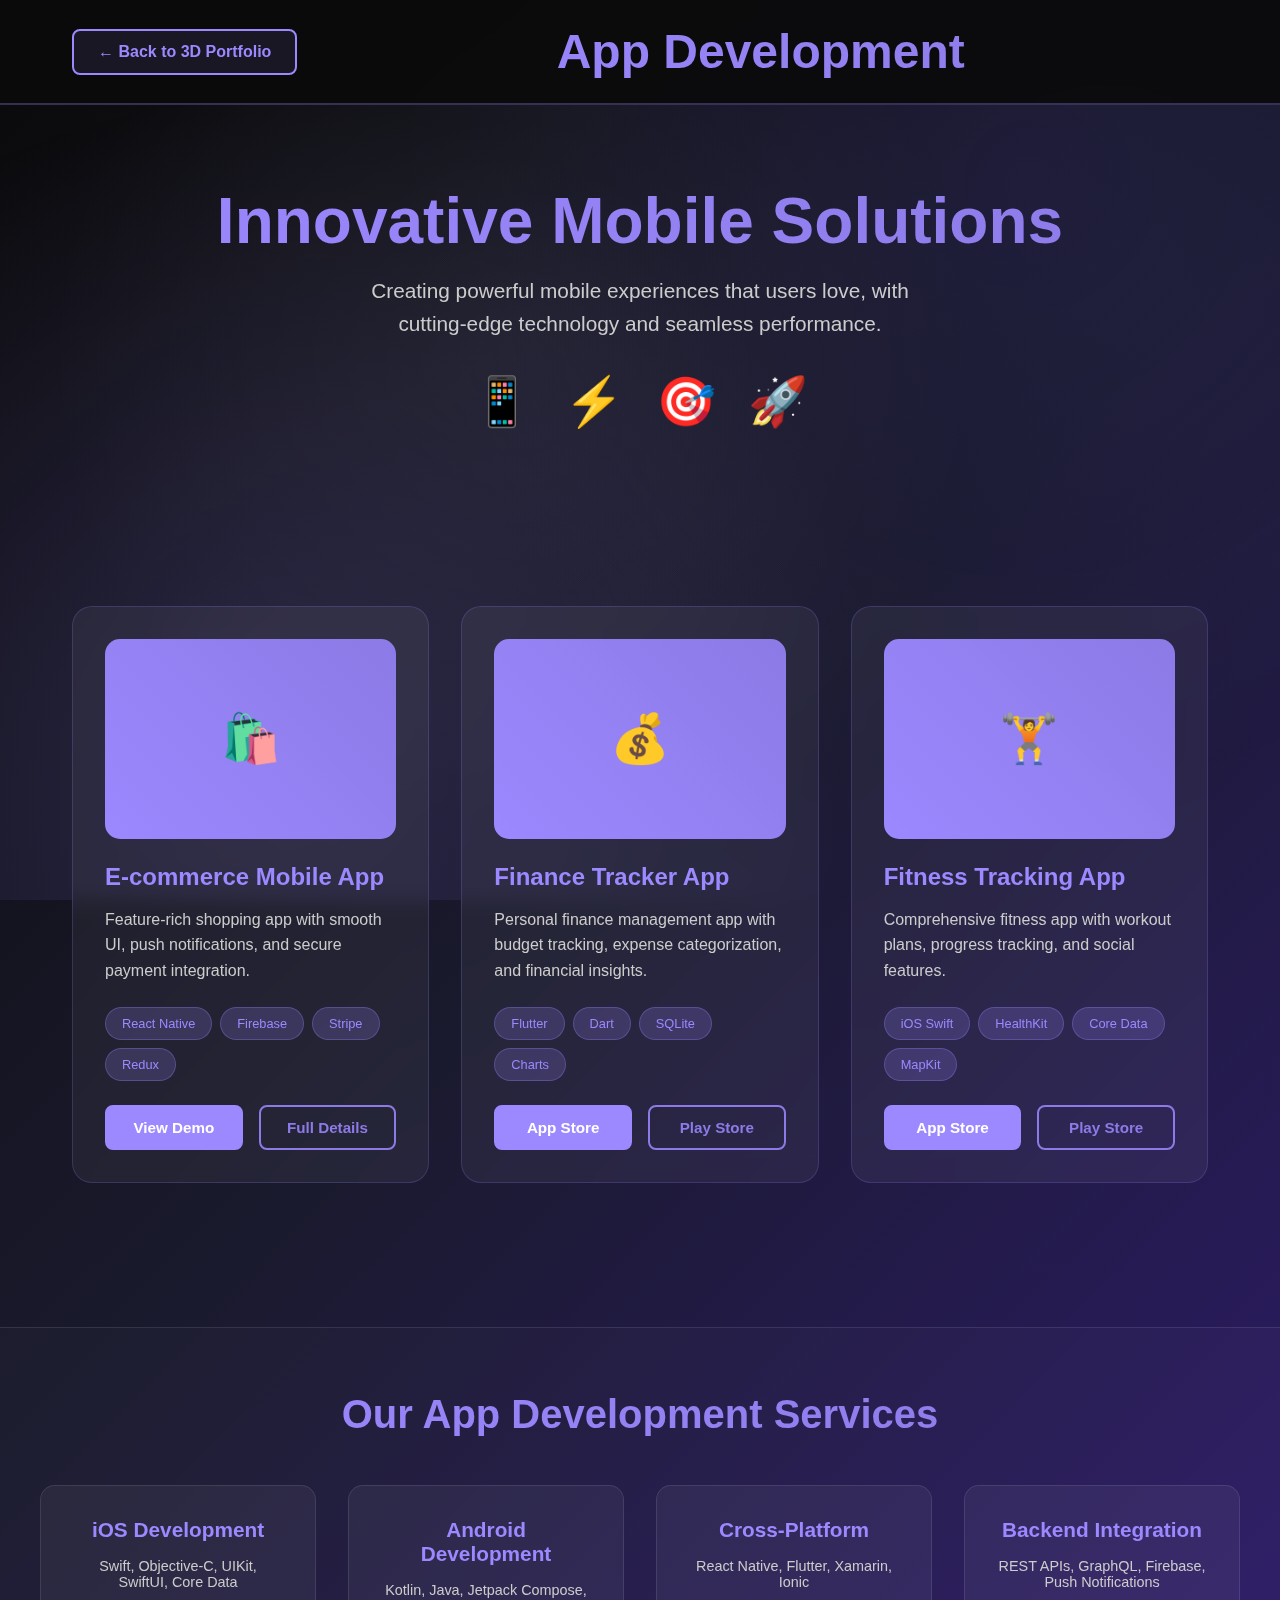
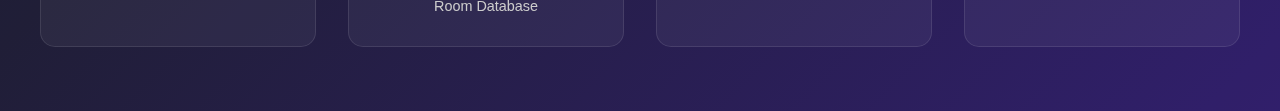
<file: app-projects.html>
<!DOCTYPE html>
<html lang="en">
<head>
    <meta charset="UTF-8">
    <meta name="viewport" content="width=device-width, initial-scale=1.0, user-scalable=no">
    <title>App Development Projects - Buildify</title>
    <link rel="stylesheet" href="https://cdnjs.cloudflare.com/ajax/libs/font-awesome/6.4.0/css/all.min.css">
    <style>
        * {
            margin: 0;
            padding: 0;
            box-sizing: border-box;
            -webkit-tap-highlight-color: transparent;
        }

        body {
            font-family: 'Arial', sans-serif;
            background: linear-gradient(135deg, #0a0a0a 0%, #1a1a2e 50%, #2d1b69 100%);
            color: white;
            min-height: 100vh;
            overflow-x: hidden;
        }

        /* Animated Background */
        .bg-animation {
            position: fixed;
            top: 0;
            left: 0;
            width: 100%;
            height: 100%;
            z-index: -1;
            background: 
                radial-gradient(circle at 20% 80%, rgba(156, 136, 255, 0.15) 0%, transparent 50%),
                radial-gradient(circle at 80% 20%, rgba(108, 92, 231, 0.1) 0%, transparent 50%),
                radial-gradient(circle at 40% 40%, rgba(255, 255, 255, 0.05) 0%, transparent 50%);
            animation: bgMove 20s ease-in-out infinite;
        }

        @keyframes bgMove {
            0%, 100% { transform: scale(1) rotate(0deg); }
            50% { transform: scale(1.1) rotate(180deg); }
        }

        /* Navigation */
        .projects-nav {
            background: rgba(10, 10, 10, 0.9);
            backdrop-filter: blur(20px);
            border-bottom: 2px solid rgba(156, 136, 255, 0.3);
            padding: 1.5rem 0;
            position: fixed;
            width: 100%;
            top: 0;
            z-index: 1000;
        }

        .nav-container {
            max-width: 1200px;
            margin: 0 auto;
            padding: 0 clamp(1rem, 3vw, 2rem);
            display: flex;
            justify-content: space-between;
            align-items: center;
            flex-wrap: wrap;
            gap: 1rem;
        }

        .back-button {
            color: #9c88ff;
            text-decoration: none;
            font-weight: 600;
            padding: clamp(10px, 2vw, 12px) clamp(18px, 3vw, 24px);
            border: 2px solid #9c88ff;
            border-radius: 8px;
            transition: all 0.3s ease;
            background: rgba(156, 136, 255, 0.1);
            font-size: clamp(0.85rem, 2vw, 1rem);
        }

        .back-button:hover {
            background: #9c88ff;
            color: #0a0a0a;
            transform: translateY(-2px);
            box-shadow: 0 10px 25px rgba(156, 136, 255, 0.3);
        }

        .page-title {
            font-size: clamp(1.8rem, 5vw, 3rem);
            background: linear-gradient(45deg, #9c88ff, #8c7ae6);
            -webkit-background-clip: text;
            -webkit-text-fill-color: transparent;
            text-align: center;
            flex: 1;
            min-width: 200px;
        }

        /* Hero Section */
        .hero {
            margin-top: clamp(100px, 15vw, 120px);
            text-align: center;
            padding: clamp(2rem, 5vw, 4rem) clamp(1rem, 3vw, 2rem);
        }

        .hero h1 {
            font-size: clamp(2rem, 6vw, 4rem);
            margin-bottom: 1rem;
            background: linear-gradient(45deg, #9c88ff, #8c7ae6);
            -webkit-background-clip: text;
            -webkit-text-fill-color: transparent;
        }

        .hero p {
            font-size: clamp(1rem, 2.5vw, 1.3rem);
            color: #ccc;
            max-width: 600px;
            margin: 0 auto;
            line-height: 1.6;
        }

        /* Projects Grid */
        .projects-container {
            max-width: 1200px;
            margin: 0 auto;
            padding: clamp(1rem, 3vw, 2rem);
        }

        .projects-grid {
            display: grid;
            grid-template-columns: repeat(auto-fit, minmax(min(100%, 320px), 1fr));
            gap: clamp(1.5rem, 3vw, 2rem);
            margin: 3rem 0;
        }

        /* Project Cards */
        .project-card {
            background: rgba(255, 255, 255, 0.05);
            border-radius: 20px;
            padding: clamp(1.5rem, 3vw, 2rem);
            border: 1px solid rgba(156, 136, 255, 0.2);
            backdrop-filter: blur(10px);
            transition: all 0.4s ease;
            position: relative;
            overflow: hidden;
        }

        .project-card::before {
            content: '';
            position: absolute;
            top: 0;
            left: -100%;
            width: 100%;
            height: 100%;
            background: linear-gradient(90deg, transparent, rgba(156, 136, 255, 0.1), transparent);
            transition: left 0.5s ease;
        }

        .project-card:hover::before {
            left: 100%;
        }

        .project-card:hover {
            transform: translateY(-10px) scale(1.02);
            border-color: #9c88ff;
            box-shadow: 
                0 20px 40px rgba(156, 136, 255, 0.3),
                0 0 0 1px rgba(156, 136, 255, 0.1);
        }

        .project-image {
            width: 100%;
            height: clamp(180px, 30vw, 200px);
            background: linear-gradient(45deg, #9c88ff, #8c7ae6);
            border-radius: 15px;
            margin-bottom: 1.5rem;
            display: flex;
            align-items: center;
            justify-content: center;
            font-size: clamp(2.5rem, 5vw, 3rem);
            color: white;
        }

        .project-content h3 {
            font-size: clamp(1.2rem, 3vw, 1.5rem);
            margin-bottom: 1rem;
            color: #9c88ff;
        }

        .project-content p {
            color: #ccc;
            margin-bottom: 1.5rem;
            line-height: 1.6;
            font-size: clamp(0.9rem, 2vw, 1rem);
        }

        /* Technology Tags */
        .project-tech {
            display: flex;
            flex-wrap: wrap;
            gap: 0.5rem;
            margin-bottom: 1.5rem;
        }

        .tech-tag {
            background: rgba(156, 136, 255, 0.2);
            color: #9c88ff;
            padding: 0.5rem 1rem;
            border-radius: 25px;
            font-size: clamp(0.75rem, 1.8vw, 0.8rem);
            border: 1px solid rgba(156, 136, 255, 0.3);
            transition: all 0.3s ease;
        }

        .tech-tag:hover {
            background: #9c88ff;
            color: white;
            transform: scale(1.1);
        }

        /* Project Links */
        .project-links {
            display: flex;
            gap: 1rem;
            flex-wrap: wrap;
        }

        .project-link {
            flex: 1;
            min-width: 120px;
            padding: 12px 0;
            text-align: center;
            border-radius: 8px;
            text-decoration: none;
            font-weight: 600;
            transition: all 0.3s ease;
            border: 2px solid;
            font-size: clamp(0.85rem, 2vw, 0.95rem);
        }

        .live-demo {
            background: #9c88ff;
            color: white;
            border-color: #9c88ff;
        }

        .live-demo:hover {
            background: transparent;
            color: #9c88ff;
            transform: translateY(-2px);
        }

        .github {
            background: transparent;
            color: #8c7ae6;
            border-color: #8c7ae6;
        }

        .github:hover {
            background: #8c7ae6;
            color: #0a0a0a;
            transform: translateY(-2px);
        }

        /* Services Section */
        .services {
            background: rgba(255, 255, 255, 0.02);
            padding: clamp(2rem, 5vw, 4rem) clamp(1rem, 3vw, 2rem);
            margin-top: 4rem;
            border-top: 1px solid rgba(255, 255, 255, 0.1);
        }

        .services h2 {
            text-align: center;
            font-size: clamp(2rem, 4vw, 2.5rem);
            margin-bottom: 3rem;
            background: linear-gradient(45deg, #9c88ff, #8c7ae6);
            -webkit-background-clip: text;
            -webkit-text-fill-color: transparent;
        }

        .services-grid {
            display: grid;
            grid-template-columns: repeat(auto-fit, minmax(min(100%, 220px), 1fr));
            gap: clamp(1.5rem, 3vw, 2rem);
            max-width: 1200px;
            margin: 0 auto;
        }

        .service-item {
            background: rgba(255, 255, 255, 0.05);
            padding: clamp(1.5rem, 3vw, 2rem);
            border-radius: 15px;
            text-align: center;
            border: 1px solid rgba(255, 255, 255, 0.1);
            transition: all 0.3s ease;
        }

        .service-item:hover {
            border-color: #9c88ff;
            transform: translateY(-5px);
            box-shadow: 0 15px 30px rgba(156, 136, 255, 0.2);
        }

        .service-item h3 {
            color: #9c88ff;
            margin-bottom: 1rem;
            font-size: clamp(1.1rem, 2.5vw, 1.3rem);
        }

        .service-item p {
            color: #ccc;
            font-size: clamp(0.85rem, 2vw, 0.9rem);
        }

        /* App Icons Animation */
        .app-icons {
            display: flex;
            justify-content: center;
            gap: clamp(1rem, 3vw, 2rem);
            margin: 2rem 0;
            flex-wrap: wrap;
        }

        .app-icon {
            font-size: clamp(2.5rem, 5vw, 3rem);
            animation: bounce 2s infinite;
        }

        .app-icon:nth-child(2) { animation-delay: 0.2s; }
        .app-icon:nth-child(3) { animation-delay: 0.4s; }
        .app-icon:nth-child(4) { animation-delay: 0.6s; }

        @keyframes bounce {
            0%, 100% { transform: translateY(0); }
            50% { transform: translateY(-10px); }
        }

        /* E-commerce App Demo Modal */
        .demo-modal {
            display: none;
            position: fixed;
            top: 0;
            left: 0;
            width: 100%;
            height: 100%;
            background: rgba(0, 0, 0, 0.8);
            z-index: 2000;
            backdrop-filter: blur(10px);
            align-items: center;
            justify-content: center;
            padding: 20px;
        }

        .demo-modal.active {
            display: flex;
        }

        .demo-container {
            background: white;
            border-radius: 20px;
            max-width: 900px;
            width: 100%;
            max-height: 90vh;
            overflow-y: auto;
            position: relative;
            box-shadow: 0 20px 60px rgba(0, 0, 0, 0.5);
        }

        .demo-header {
            display: flex;
            justify-content: space-between;
            align-items: center;
            padding: 20px 30px;
            border-bottom: 1px solid #eee;
            background: white;
            border-radius: 20px 20px 0 0;
        }

        .demo-header h2 {
            color: #333;
            font-size: 1.5rem;
            background: linear-gradient(45deg, #9c88ff, #8c7ae6);
            -webkit-background-clip: text;
            -webkit-text-fill-color: transparent;
        }

        .close-demo {
            background: #ff4757;
            color: white;
            border: none;
            width: 40px;
            height: 40px;
            border-radius: 50%;
            display: flex;
            align-items: center;
            justify-content: center;
            cursor: pointer;
            font-size: 1.2rem;
            transition: all 0.3s ease;
        }

        .close-demo:hover {
            background: #ff3742;
            transform: scale(1.1);
        }

        .demo-content {
            padding: 20px;
            background: #f8f9fa;
        }

        /* E-commerce App Styles */
        :root {
            --primary: #6C63FF;
            --primary-dark: #5A52D5;
            --secondary: #FF6584;
            --accent: #36D1DC;
            --light: #F8F9FA;
            --dark: #2D3748;
            --gray: #A0AEC0;
            --success: #48BB78;
            --warning: #ED8936;
            --border-radius: 16px;
            --shadow: 0 4px 20px rgba(0, 0, 0, 0.08);
            --transition: all 0.3s ease;
        }

        .mobile-container {
            width: 100%;
            max-width: 400px;
            height: 700px;
            background: white;
            border-radius: 30px;
            overflow: hidden;
            box-shadow: 0 20px 50px rgba(0, 0, 0, 0.3);
            position: relative;
            display: flex;
            flex-direction: column;
            margin: 0 auto;
        }

        /* Status Bar */
        .status-bar {
            display: flex;
            justify-content: space-between;
            padding: 15px 25px 5px;
            background: white;
            font-size: 14px;
            color: var(--dark);
            font-weight: 600;
        }

        .status-bar i {
            margin: 0 2px;
        }

        /* Header */
        .app-header {
            padding: 15px 25px;
            background: white;
            display: flex;
            justify-content: space-between;
            align-items: center;
            border-bottom: 1px solid rgba(0, 0, 0, 0.05);
        }

        .app-header h1 {
            font-size: 24px;
            font-weight: 700;
            background: linear-gradient(to right, var(--primary), var(--accent));
            -webkit-background-clip: text;
            -webkit-text-fill-color: transparent;
        }

        .header-actions {
            display: flex;
            gap: 15px;
        }

        .header-actions i {
            font-size: 20px;
            color: var(--dark);
            cursor: pointer;
            transition: var(--transition);
        }

        .header-actions i:hover {
            color: var(--primary);
        }

        /* Search Bar */
        .search-bar {
            padding: 15px 25px;
            background: white;
        }

        .search-container {
            display: flex;
            align-items: center;
            background: var(--light);
            border-radius: 50px;
            padding: 12px 20px;
        }

        .search-container i {
            color: var(--gray);
            margin-right: 10px;
        }

        .search-container input {
            border: none;
            background: transparent;
            width: 100%;
            font-size: 16px;
            outline: none;
        }

        /* Categories */
        .categories {
            padding: 15px 25px;
            background: white;
            overflow-x: auto;
            white-space: nowrap;
            scrollbar-width: none;
        }

        .categories::-webkit-scrollbar {
            display: none;
        }

        .category-list {
            display: flex;
            gap: 15px;
        }

        .category-item {
            display: flex;
            flex-direction: column;
            align-items: center;
            padding: 10px 15px;
            border-radius: var(--border-radius);
            background: var(--light);
            cursor: pointer;
            transition: var(--transition);
            min-width: 70px;
        }

        .category-item.active {
            background: var(--primary);
            color: white;
        }

        .category-item i {
            font-size: 20px;
            margin-bottom: 5px;
        }

        .category-item span {
            font-size: 12px;
            font-weight: 600;
        }

        /* Products Section */
        .products-section {
            flex: 1;
            padding: 15px 25px;
            overflow-y: auto;
            background: #f9f9f9;
        }

        .section-header {
            display: flex;
            justify-content: space-between;
            align-items: center;
            margin-bottom: 20px;
        }

        .section-header h2 {
            font-size: 20px;
            font-weight: 700;
            color: var(--dark);
        }

        .section-header a {
            color: var(--primary);
            font-size: 14px;
            font-weight: 600;
            text-decoration: none;
        }

        .products-grid {
            display: grid;
            grid-template-columns: repeat(2, 1fr);
            gap: 20px;
        }

        .product-card {
            background: white;
            border-radius: var(--border-radius);
            overflow: hidden;
            box-shadow: var(--shadow);
            transition: var(--transition);
            cursor: pointer;
        }

        .product-card:hover {
            transform: translateY(-5px);
            box-shadow: 0 10px 25px rgba(0, 0, 0, 0.1);
        }

        .product-image {
            height: 140px;
            background: linear-gradient(45deg, var(--primary), var(--accent));
            display: flex;
            align-items: center;
            justify-content: center;
            color: white;
            font-size: 40px;
            position: relative;
        }

        .product-badge {
            position: absolute;
            top: 10px;
            right: 10px;
            background: var(--secondary);
            color: white;
            padding: 4px 8px;
            border-radius: 20px;
            font-size: 10px;
            font-weight: 700;
        }

        .product-info {
            padding: 15px;
        }

        .product-title {
            font-size: 16px;
            font-weight: 600;
            margin-bottom: 5px;
            color: var(--dark);
        }

        .product-price {
            display: flex;
            align-items: center;
            justify-content: space-between;
            margin-top: 10px;
        }

        .price {
            font-weight: 700;
            color: var(--primary);
            font-size: 18px;
        }

        .old-price {
            font-size: 14px;
            color: var(--gray);
            text-decoration: line-through;
            margin-right: 5px;
        }

        .add-to-cart {
            width: 36px;
            height: 36px;
            border-radius: 50%;
            background: var(--primary);
            color: white;
            display: flex;
            align-items: center;
            justify-content: center;
            cursor: pointer;
            transition: var(--transition);
        }

        .add-to-cart:hover {
            background: var(--primary-dark);
            transform: scale(1.1);
        }

        /* Bottom Navigation */
        .bottom-nav {
            display: flex;
            justify-content: space-around;
            padding: 15px 25px;
            background: white;
            border-top: 1px solid rgba(0, 0, 0, 0.05);
        }

        .nav-item {
            display: flex;
            flex-direction: column;
            align-items: center;
            color: var(--gray);
            cursor: pointer;
            transition: var(--transition);
        }

        .nav-item.active {
            color: var(--primary);
        }

        .nav-item i {
            font-size: 20px;
            margin-bottom: 5px;
        }

        .nav-item span {
            font-size: 12px;
            font-weight: 600;
        }

        /* Cart Badge */
        .cart-badge {
            position: absolute;
            top: -5px;
            right: -5px;
            background: var(--secondary);
            color: white;
            border-radius: 50%;
            width: 18px;
            height: 18px;
            display: flex;
            align-items: center;
            justify-content: center;
            font-size: 10px;
            font-weight: 700;
        }

        .nav-item {
            position: relative;
        }

        /* Demo Controls */
        .demo-info {
            text-align: center;
            margin-top: 20px;
            color: #666;
        }

        .demo-info h3 {
            margin-bottom: 10px;
            color: #333;
        }

        .demo-buttons {
            display: flex;
            justify-content: center;
            gap: 15px;
            margin-top: 15px;
        }

        .demo-btn {
            padding: 10px 20px;
            background: var(--primary);
            color: white;
            border: none;
            border-radius: 50px;
            cursor: pointer;
            transition: var(--transition);
            font-weight: 600;
        }

        .demo-btn:hover {
            background: var(--primary-dark);
            transform: translateY(-2px);
        }

        /* Responsive */
        @media (max-width: 768px) {
            .nav-container {
                justify-content: center;
            }

            .page-title {
                order: -1;
                width: 100%;
            }

            .project-links {
                flex-direction: column;
            }

            .project-link {
                width: 100%;
            }

            .mobile-container {
                height: 600px;
            }
            
            .product-image {
                height: 120px;
            }
        }

        @media (max-width: 480px) {
            .projects-grid {
                grid-template-columns: 1fr;
            }

            .mobile-container {
                height: 550px;
                border-radius: 20px;
            }
            
            .products-grid {
                grid-template-columns: 1fr;
            }
        }

        /* Touch feedback for mobile */
        @media (hover: none) {
            .project-card:active {
                transform: scale(0.98);
            }

            .back-button:active,
            .project-link:active {
                transform: scale(0.95);
            }
        }
    </style>
</head>
<body>
    <!-- Animated Background -->
    <div class="bg-animation"></div>

    <!-- Navigation -->
    <nav class="projects-nav">
        <div class="nav-container">
            <a href="index.html" class="back-button">← Back to 3D Portfolio</a>
            <h1 class="page-title">App Development</h1>
        </div>
    </nav>

    <!-- Hero Section -->
    <section class="hero">
        <h1>Innovative Mobile Solutions</h1>
        <p>Creating powerful mobile experiences that users love, with cutting-edge technology and seamless performance.</p>
        
        <!-- App Icons -->
        <div class="app-icons">
            <div class="app-icon">📱</div>
            <div class="app-icon">⚡</div>
            <div class="app-icon">🎯</div>
            <div class="app-icon">🚀</div>
        </div>
    </section>

    <!-- Projects Grid -->
    <main class="projects-container">
        <div class="projects-grid">
            
            <!-- Project 1 - E-commerce with Link -->
            <div class="project-card">
                <div class="project-image">
                    🛍️
                </div>
                <div class="project-content">
                    <h3>E-commerce Mobile App</h3>
                    <p>Feature-rich shopping app with smooth UI, push notifications, and secure payment integration.</p>
                    <div class="project-tech">
                        <span class="tech-tag">React Native</span>
                        <span class="tech-tag">Firebase</span>
                        <span class="tech-tag">Stripe</span>
                        <span class="tech-tag">Redux</span>
                    </div>
                    <div class="project-links">
                        <a href="#" class="project-link live-demo" id="viewDemoBtn">View Demo</a>
                        <a href="#" class="project-link github">Full Details</a>
                    </div>
                </div>
            </div>

            <!-- Project 2 -->
            <div class="project-card">
                <div class="project-image">
                    💰
                </div>
                <div class="project-content">
                    <h3>Finance Tracker App</h3>
                    <p>Personal finance management app with budget tracking, expense categorization, and financial insights.</p>
                    <div class="project-tech">
                        <span class="tech-tag">Flutter</span>
                        <span class="tech-tag">Dart</span>
                        <span class="tech-tag">SQLite</span>
                        <span class="tech-tag">Charts</span>
                    </div>
                    <div class="project-links">
                        <a href="#" class="project-link live-demo">App Store</a>
                        <a href="#" class="project-link github">Play Store</a>
                    </div>
                </div>
            </div>

            <!-- Project 3 -->
            <div class="project-card">
                <div class="project-image">
                    🏋️
                </div>
                <div class="project-content">
                    <h3>Fitness Tracking App</h3>
                    <p>Comprehensive fitness app with workout plans, progress tracking, and social features.</p>
                    <div class="project-tech">
                        <span class="tech-tag">iOS Swift</span>
                        <span class="tech-tag">HealthKit</span>
                        <span class="tech-tag">Core Data</span>
                        <span class="tech-tag">MapKit</span>
                    </div>
                    <div class="project-links">
                        <a href="#" class="project-link live-demo">App Store</a>
                        <a href="#" class="project-link github">Play Store</a>
                    </div>
                </div>
            </div>

        </div>
    </main>

    <!-- Services Section -->
    <section class="services">
        <h2>Our App Development Services</h2>
        <div class="services-grid">
            <div class="service-item">
                <h3>iOS Development</h3>
                <p>Swift, Objective-C, UIKit, SwiftUI, Core Data</p>
            </div>
            <div class="service-item">
                <h3>Android Development</h3>
                <p>Kotlin, Java, Jetpack Compose, Room Database</p>
            </div>
            <div class="service-item">
                <h3>Cross-Platform</h3>
                <p>React Native, Flutter, Xamarin, Ionic</p>
            </div>
            <div class="service-item">
                <h3>Backend Integration</h3>
                <p>REST APIs, GraphQL, Firebase, Push Notifications</p>
            </div>
        </div>
    </section>

    <!-- E-commerce App Demo Modal -->
    <div class="demo-modal" id="demoModal">
        <div class="demo-container">
            <div class="demo-header">
                <h2>E-commerce Mobile App Demo</h2>
                <button class="close-demo" id="closeDemoBtn">&times;</button>
            </div>
            <div class="demo-content">
                <div class="mobile-container">
                    <!-- Status Bar -->
                    <div class="status-bar">
                        <span>9:41</span>
                        <div>
                            <i class="fas fa-signal"></i>
                            <i class="fas fa-wifi"></i>
                            <i class="fas fa-battery-three-quarters"></i>
                        </div>
                    </div>

                    <!-- App Header -->
                    <div class="app-header">
                        <h1>ShopEasy</h1>
                        <div class="header-actions">
                            <i class="far fa-heart"></i>
                            <i class="fas fa-bell"></i>
                        </div>
                    </div>

                    <!-- Search Bar -->
                    <div class="search-bar">
                        <div class="search-container">
                            <i class="fas fa-search"></i>
                            <input type="text" placeholder="Search products...">
                        </div>
                    </div>

                    <!-- Categories -->
                    <div class="categories">
                        <div class="category-list">
                            <div class="category-item active">
                                <i class="fas fa-tshirt"></i>
                                <span>Fashion</span>
                            </div>
                            <div class="category-item">
                                <i class="fas fa-mobile-alt"></i>
                                <span>Electronics</span>
                            </div>
                            <div class="category-item">
                                <i class="fas fa-home"></i>
                                <span>Home</span>
                            </div>
                            <div class="category-item">
                                <i class="fas fa-utensils"></i>
                                <span>Food</span>
                            </div>
                            <div class="category-item">
                                <i class="fas fa-gamepad"></i>
                                <span>Games</span>
                            </div>
                        </div>
                    </div>

                    <!-- Products Section -->
                    <div class="products-section">
                        <div class="section-header">
                            <h2>Popular Products</h2>
                            <a href="#">See All</a>
                        </div>

                        <div class="products-grid">
                            <!-- Product 1 -->
                            <div class="product-card">
                                <div class="product-image">
                                    <i class="fas fa-headphones"></i>
                                    <div class="product-badge">SALE</div>
                                </div>
                                <div class="product-info">
                                    <h3 class="product-title">Wireless Headphones</h3>
                                    <p class="product-description">Noise cancelling over-ear headphones</p>
                                    <div class="product-price">
                                        <div>
                                            <span class="old-price">$129</span>
                                            <span class="price">$99</span>
                                        </div>
                                        <div class="add-to-cart">
                                            <i class="fas fa-plus"></i>
                                        </div>
                                    </div>
                                </div>
                            </div>

                            <!-- Product 2 -->
                            <div class="product-card">
                                <div class="product-image">
                                    <i class="fas fa-swatchbook"></i>
                                </div>
                                <div class="product-info">
                                    <h3 class="product-title">Designer T-Shirt</h3>
                                    <p class="product-description">Premium cotton t-shirt</p>
                                    <div class="product-price">
                                        <div>
                                            <span class="price">$29</span>
                                        </div>
                                        <div class="add-to-cart">
                                            <i class="fas fa-plus"></i>
                                        </div>
                                    </div>
                                </div>
                            </div>

                            <!-- Product 3 -->
                            <div class="product-card">
                                <div class="product-image">
                                    <i class="fas fa-laptop"></i>
                                    <div class="product-badge">NEW</div>
                                </div>
                                <div class="product-info">
                                    <h3 class="product-title">Ultrabook Pro</h3>
                                    <p class="product-description">Lightweight laptop for professionals</p>
                                    <div class="product-price">
                                        <div>
                                            <span class="price">$1299</span>
                                        </div>
                                        <div class="add-to-cart">
                                            <i class="fas fa-plus"></i>
                                        </div>
                                    </div>
                                </div>
                            </div>

                            <!-- Product 4 -->
                            <div class="product-card">
                                <div class="product-image">
                                    <i class="fas fa-shoe-prints"></i>
                                </div>
                                <div class="product-info">
                                    <h3 class="product-title">Running Shoes</h3>
                                    <p class="product-description">Comfortable athletic shoes</p>
                                    <div class="product-price">
                                        <div>
                                            <span class="old-price">$89</span>
                                            <span class="price">$69</span>
                                        </div>
                                        <div class="add-to-cart">
                                            <i class="fas fa-plus"></i>
                                        </div>
                                    </div>
                                </div>
                            </div>
                        </div>
                    </div>

                    <!-- Bottom Navigation -->
                    <div class="bottom-nav">
                        <div class="nav-item active">
                            <i class="fas fa-home"></i>
                            <span>Home</span>
                        </div>
                        <div class="nav-item">
                            <i class="fas fa-search"></i>
                            <span>Explore</span>
                        </div>
                        <div class="nav-item">
                            <i class="fas fa-shopping-bag"></i>
                            <span>Cart</span>
                            <div class="cart-badge">3</div>
                        </div>
                        <div class="nav-item">
                            <i class="far fa-user"></i>
                            <span>Profile</span>
                        </div>
                    </div>
                </div>

                <div class="demo-info">
                    <h3>Interactive E-commerce App Demo</h3>
                    <p>This is a fully functional demo of the ShopEasy mobile app. Try interacting with the products, categories, and navigation!</p>
                    <div class="demo-buttons">
                        <button class="demo-btn" onclick="alert('This would open the live demo in a real implementation')">
                            <i class="fas fa-external-link-alt"></i> Live Demo
                        </button>
                        <button class="demo-btn" onclick="alert('This would show the source code in a real implementation')">
                            <i class="fab fa-github"></i> Source Code
                        </button>
                    </div>
                </div>
            </div>
        </div>
    </div>

    <script>
        // Demo Modal Functionality
        document.addEventListener('DOMContentLoaded', function() {
            const viewDemoBtn = document.getElementById('viewDemoBtn');
            const closeDemoBtn = document.getElementById('closeDemoBtn');
            const demoModal = document.getElementById('demoModal');

            // Open demo modal
            viewDemoBtn.addEventListener('click', function(e) {
                e.preventDefault();
                demoModal.classList.add('active');
                document.body.style.overflow = 'hidden';
            });

            // Close demo modal
            closeDemoBtn.addEventListener('click', function() {
                demoModal.classList.remove('active');
                document.body.style.overflow = 'auto';
            });

            // Close modal when clicking outside
            demoModal.addEventListener('click', function(e) {
                if (e.target === demoModal) {
                    demoModal.classList.remove('active');
                    document.body.style.overflow = 'auto';
                }
            });

            // E-commerce app interactivity
            const categoryItems = document.querySelectorAll('.category-item');
            categoryItems.forEach(item => {
                item.addEventListener('click', function() {
                    categoryItems.forEach(i => i.classList.remove('active'));
                    this.classList.add('active');
                });
            });

            const addToCartButtons = document.querySelectorAll('.add-to-cart');
            const cartBadge = document.querySelector('.cart-badge');
            let cartCount = 3;
            
            addToCartButtons.forEach(button => {
                button.addEventListener('click', function(e) {
                    e.stopPropagation();
                    cartCount++;
                    cartBadge.textContent = cartCount;
                    
                    // Animation feedback
                    this.style.backgroundColor = 'var(--success)';
                    setTimeout(() => {
                        this.style.backgroundColor = 'var(--primary)';
                    }, 300);
                    
                    // Show notification
                    alert('Product added to cart!');
                });
            });

            const productCards = document.querySelectorAll('.product-card');
            productCards.forEach(card => {
                card.addEventListener('click', function() {
                    const productTitle = this.querySelector('.product-title').textContent;
                    alert(`Viewing details for: ${productTitle}`);
                });
            });

            const navItems = document.querySelectorAll('.nav-item');
            navItems.forEach(item => {
                item.addEventListener('click', function() {
                    if (!this.classList.contains('active')) {
                        navItems.forEach(i => i.classList.remove('active'));
                        this.classList.add('active');
                        
                        const pageName = this.querySelector('span').textContent;
                        alert(`Navigating to ${pageName} page`);
                    }
                });
            });
        });
    </script>
</body>
</html>
</file>
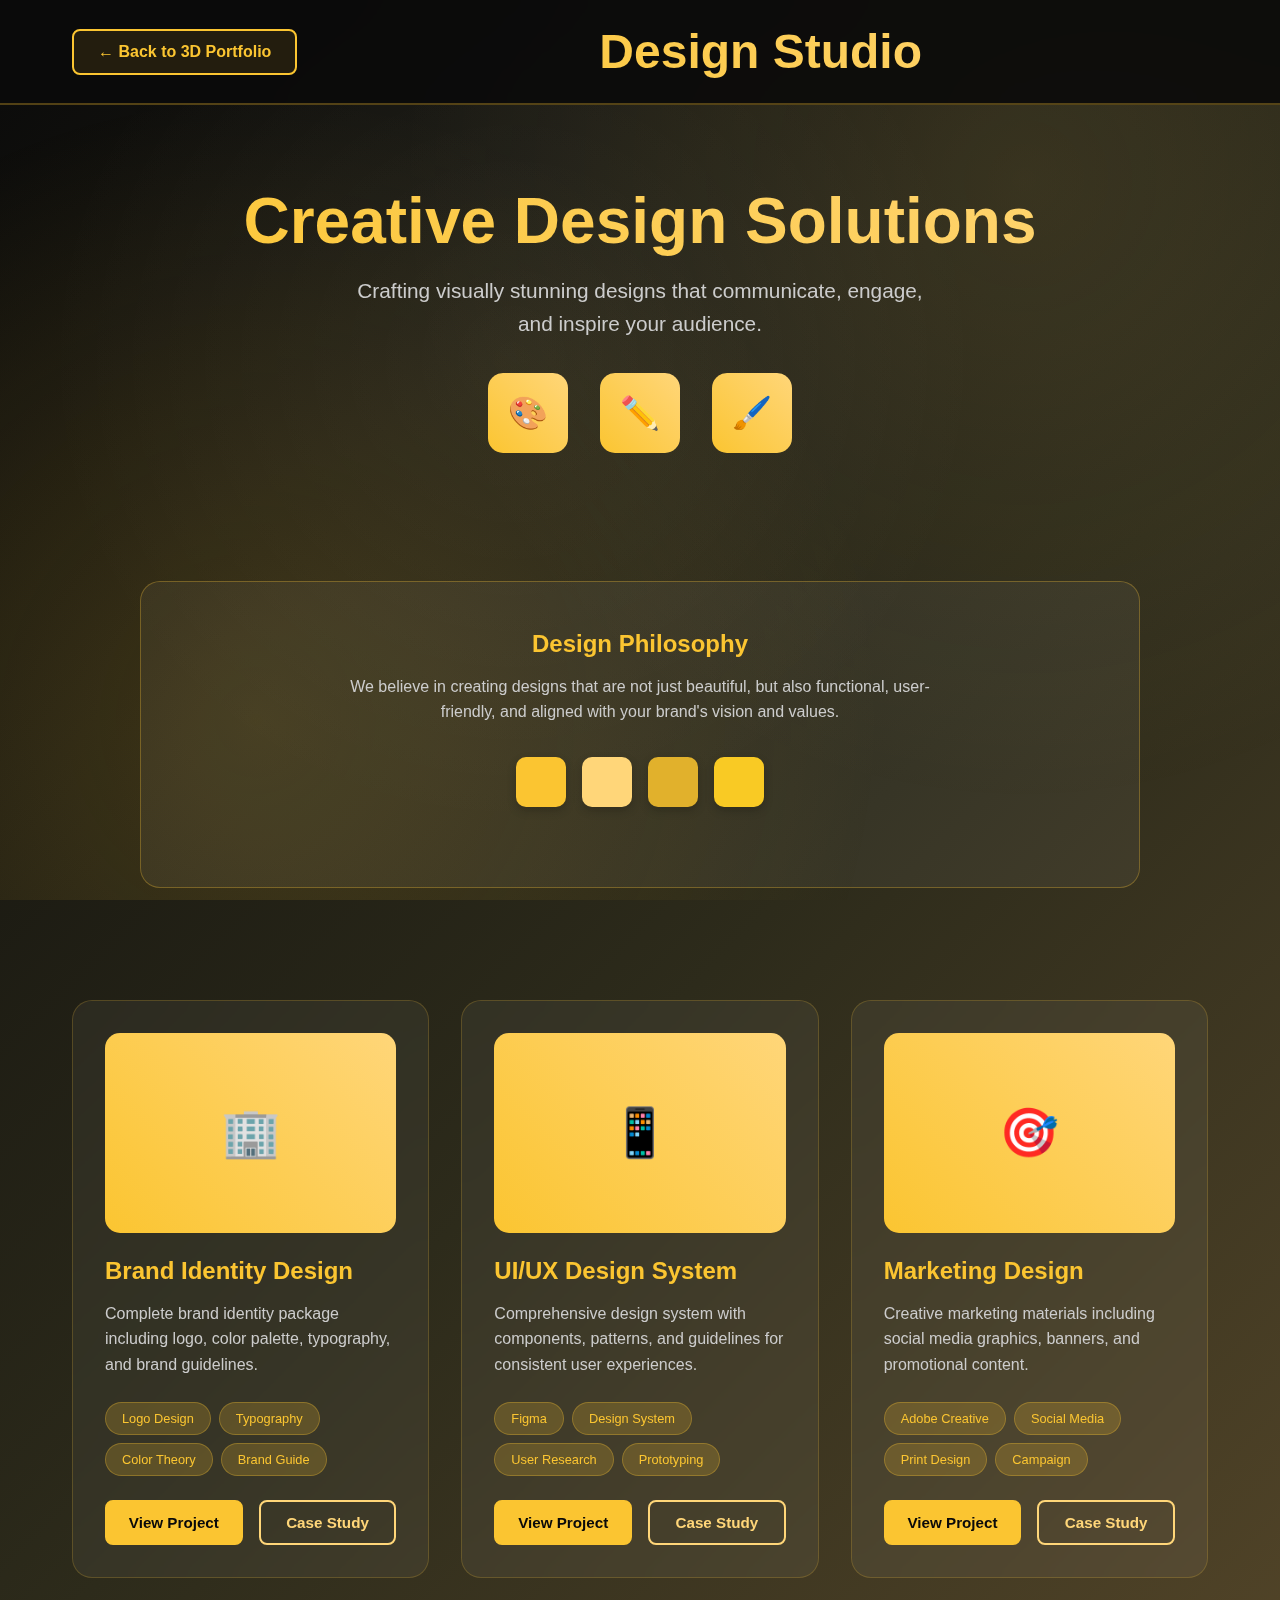
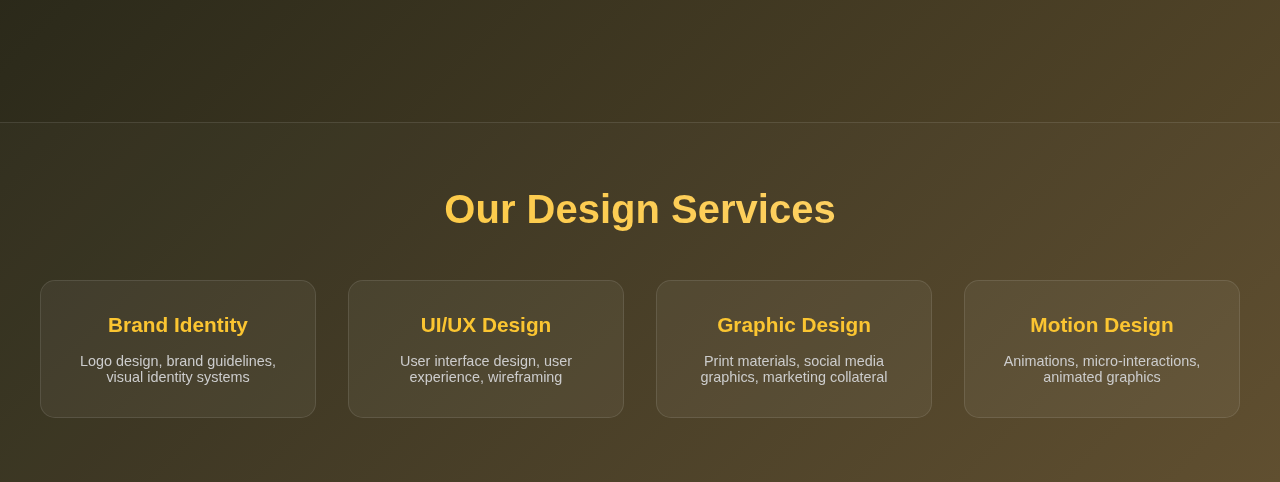
<file: design-projects.html>
<!DOCTYPE html>
<html lang="en">
<head>
    <meta charset="UTF-8">
    <meta name="viewport" content="width=device-width, initial-scale=1.0, user-scalable=no">
    <title>Design Projects - Buildify</title>
    <style>
        * {
            margin: 0;
            padding: 0;
            box-sizing: border-box;
            -webkit-tap-highlight-color: transparent;
        }

        body {
            font-family: 'Arial', sans-serif;
            background: linear-gradient(135deg, #0a0a0a 0%, #2d2b1b 50%, #5d4c2c 100%);
            color: white;
            min-height: 100vh;
            overflow-x: hidden;
        }

        /* Animated Background */
        .bg-animation {
            position: fixed;
            top: 0;
            left: 0;
            width: 100%;
            height: 100%;
            z-index: -1;
            background: 
                radial-gradient(circle at 20% 80%, rgba(251, 197, 49, 0.15) 0%, transparent 50%),
                radial-gradient(circle at 80% 20%, rgba(255, 218, 121, 0.1) 0%, transparent 50%),
                radial-gradient(circle at 40% 40%, rgba(255, 255, 255, 0.05) 0%, transparent 50%);
            animation: bgMove 20s ease-in-out infinite;
        }

        @keyframes bgMove {
            0%, 100% { transform: scale(1) rotate(0deg); }
            50% { transform: scale(1.1) rotate(180deg); }
        }

        /* Navigation */
        .projects-nav {
            background: rgba(10, 10, 10, 0.9);
            backdrop-filter: blur(20px);
            border-bottom: 2px solid rgba(251, 197, 49, 0.3);
            padding: clamp(1rem, 2vw, 1.5rem) 0;
            position: fixed;
            width: 100%;
            top: 0;
            z-index: 1000;
        }

        .nav-container {
            max-width: 1200px;
            margin: 0 auto;
            padding: 0 clamp(1rem, 3vw, 2rem);
            display: flex;
            justify-content: space-between;
            align-items: center;
            flex-wrap: wrap;
            gap: 1rem;
        }

        .back-button {
            color: #fbc531;
            text-decoration: none;
            font-weight: 600;
            padding: clamp(10px, 2vw, 12px) clamp(18px, 3vw, 24px);
            border: 2px solid #fbc531;
            border-radius: 8px;
            transition: all 0.3s ease;
            background: rgba(251, 197, 49, 0.1);
            font-size: clamp(0.85rem, 2vw, 1rem);
        }

        .back-button:hover {
            background: #fbc531;
            color: #0a0a0a;
            transform: translateY(-2px);
            box-shadow: 0 10px 25px rgba(251, 197, 49, 0.3);
        }

        .page-title {
            font-size: clamp(1.8rem, 5vw, 3rem);
            background: linear-gradient(45deg, #fbc531, #ffd679);
            -webkit-background-clip: text;
            -webkit-text-fill-color: transparent;
            text-align: center;
            flex: 1;
            min-width: 200px;
        }

        /* Hero Section */
        .hero {
            margin-top: clamp(100px, 15vw, 120px);
            text-align: center;
            padding: clamp(2rem, 5vw, 4rem) clamp(1rem, 3vw, 2rem);
        }

        .hero h1 {
            font-size: clamp(2rem, 6vw, 4rem);
            margin-bottom: 1rem;
            background: linear-gradient(45deg, #fbc531, #ffd679);
            -webkit-background-clip: text;
            -webkit-text-fill-color: transparent;
        }

        .hero p {
            font-size: clamp(1rem, 2.5vw, 1.3rem);
            color: #ccc;
            max-width: 600px;
            margin: 0 auto;
            line-height: 1.6;
        }

        /* Design Showcase */
        .design-showcase {
            max-width: min(1000px, 90vw);
            margin: 2rem auto;
            background: rgba(255, 255, 255, 0.05);
            border-radius: 20px;
            padding: clamp(1.5rem, 4vw, 3rem);
            border: 1px solid rgba(251, 197, 49, 0.3);
            text-align: center;
        }

        .design-showcase h3 {
            color: #fbc531;
            margin-bottom: 1rem;
            font-size: clamp(1.2rem, 3vw, 1.5rem);
        }

        .design-showcase p {
            color: #ccc;
            max-width: 600px;
            margin: 0 auto;
            font-size: clamp(0.9rem, 2vw, 1rem);
            line-height: 1.6;
        }

        .design-elements {
            display: flex;
            justify-content: center;
            gap: clamp(1rem, 3vw, 2rem);
            margin: 2rem 0;
            flex-wrap: wrap;
        }

        .design-element {
            width: clamp(60px, 12vw, 80px);
            height: clamp(60px, 12vw, 80px);
            background: linear-gradient(45deg, #fbc531, #ffd679);
            border-radius: 15px;
            display: flex;
            align-items: center;
            justify-content: center;
            font-size: clamp(1.5rem, 4vw, 2rem);
            animation: designFloat 3s ease-in-out infinite;
        }

        .design-element:nth-child(2) { animation-delay: 0.5s; }
        .design-element:nth-child(3) { animation-delay: 1s; }

        @keyframes designFloat {
            0%, 100% { transform: translateY(0) rotate(0deg); }
            50% { transform: translateY(-15px) rotate(10deg); }
        }

        /* Projects Grid */
        .projects-container {
            max-width: 1200px;
            margin: 0 auto;
            padding: clamp(1rem, 3vw, 2rem);
        }

        .projects-grid {
            display: grid;
            grid-template-columns: repeat(auto-fit, minmax(min(100%, 320px), 1fr));
            gap: clamp(1.5rem, 3vw, 2rem);
            margin: 3rem 0;
        }

        /* Project Cards */
        .project-card {
            background: rgba(255, 255, 255, 0.05);
            border-radius: 20px;
            padding: clamp(1.5rem, 3vw, 2rem);
            border: 1px solid rgba(251, 197, 49, 0.2);
            backdrop-filter: blur(10px);
            transition: all 0.4s ease;
            position: relative;
            overflow: hidden;
        }

        .project-card::before {
            content: '';
            position: absolute;
            top: 0;
            left: -100%;
            width: 100%;
            height: 100%;
            background: linear-gradient(90deg, transparent, rgba(251, 197, 49, 0.1), transparent);
            transition: left 0.5s ease;
        }

        .project-card:hover::before {
            left: 100%;
        }

        .project-card:hover {
            transform: translateY(-10px) scale(1.02);
            border-color: #fbc531;
            box-shadow: 
                0 20px 40px rgba(251, 197, 49, 0.3),
                0 0 0 1px rgba(251, 197, 49, 0.1);
        }

        .project-image {
            width: 100%;
            height: clamp(180px, 30vw, 200px);
            background: linear-gradient(45deg, #fbc531, #ffd679);
            border-radius: 15px;
            margin-bottom: 1.5rem;
            display: flex;
            align-items: center;
            justify-content: center;
            font-size: clamp(2.5rem, 5vw, 3rem);
            color: white;
        }

        .project-content h3 {
            font-size: clamp(1.2rem, 3vw, 1.5rem);
            margin-bottom: 1rem;
            color: #fbc531;
        }

        .project-content p {
            color: #ccc;
            margin-bottom: 1.5rem;
            line-height: 1.6;
            font-size: clamp(0.9rem, 2vw, 1rem);
        }

        /* Technology Tags */
        .project-tech {
            display: flex;
            flex-wrap: wrap;
            gap: 0.5rem;
            margin-bottom: 1.5rem;
        }

        .tech-tag {
            background: rgba(251, 197, 49, 0.2);
            color: #fbc531;
            padding: 0.5rem 1rem;
            border-radius: 25px;
            font-size: clamp(0.75rem, 1.8vw, 0.8rem);
            border: 1px solid rgba(251, 197, 49, 0.3);
            transition: all 0.3s ease;
        }

        .tech-tag:hover {
            background: #fbc531;
            color: #0a0a0a;
            transform: scale(1.1);
        }

        /* Project Links */
        .project-links {
            display: flex;
            gap: 1rem;
            flex-wrap: wrap;
        }

        .project-link {
            flex: 1;
            min-width: 120px;
            padding: 12px 0;
            text-align: center;
            border-radius: 8px;
            text-decoration: none;
            font-weight: 600;
            transition: all 0.3s ease;
            border: 2px solid;
            font-size: clamp(0.85rem, 2vw, 0.95rem);
        }

        .view-project {
            background: #fbc531;
            color: #0a0a0a;
            border-color: #fbc531;
        }

        .view-project:hover {
            background: transparent;
            color: #fbc531;
            transform: translateY(-2px);
        }

        .case-study {
            background: transparent;
            color: #ffd679;
            border-color: #ffd679;
        }

        .case-study:hover {
            background: #ffd679;
            color: #0a0a0a;
            transform: translateY(-2px);
        }

        /* Services Section */
        .services {
            background: rgba(255, 255, 255, 0.02);
            padding: clamp(2rem, 5vw, 4rem) clamp(1rem, 3vw, 2rem);
            margin-top: 4rem;
            border-top: 1px solid rgba(255, 255, 255, 0.1);
        }

        .services h2 {
            text-align: center;
            font-size: clamp(2rem, 4vw, 2.5rem);
            margin-bottom: 3rem;
            background: linear-gradient(45deg, #fbc531, #ffd679);
            -webkit-background-clip: text;
            -webkit-text-fill-color: transparent;
        }

        .services-grid {
            display: grid;
            grid-template-columns: repeat(auto-fit, minmax(min(100%, 220px), 1fr));
            gap: clamp(1.5rem, 3vw, 2rem);
            max-width: 1200px;
            margin: 0 auto;
        }

        .service-item {
            background: rgba(255, 255, 255, 0.05);
            padding: clamp(1.5rem, 3vw, 2rem);
            border-radius: 15px;
            text-align: center;
            border: 1px solid rgba(255, 255, 255, 0.1);
            transition: all 0.3s ease;
        }

        .service-item:hover {
            border-color: #fbc531;
            transform: translateY(-5px);
            box-shadow: 0 15px 30px rgba(251, 197, 49, 0.2);
        }

        .service-item h3 {
            color: #fbc531;
            margin-bottom: 1rem;
            font-size: clamp(1.1rem, 2.5vw, 1.3rem);
        }

        .service-item p {
            color: #ccc;
            font-size: clamp(0.85rem, 2vw, 0.9rem);
        }

        /* Color Palette */
        .color-palette {
            display: flex;
            justify-content: center;
            gap: clamp(0.75rem, 2vw, 1rem);
            margin: 2rem 0;
            flex-wrap: wrap;
        }

        .color-swatch {
            width: clamp(40px, 8vw, 50px);
            height: clamp(40px, 8vw, 50px);
            border-radius: 10px;
            animation: colorPulse 2s infinite;
            box-shadow: 0 4px 10px rgba(0, 0, 0, 0.2);
        }

        .color-swatch:nth-child(1) { background: #fbc531; animation-delay: 0s; }
        .color-swatch:nth-child(2) { background: #ffd679; animation-delay: 0.2s; }
        .color-swatch:nth-child(3) { background: #e1b12c; animation-delay: 0.4s; }
        .color-swatch:nth-child(4) { background: #f9ca24; animation-delay: 0.6s; }

        @keyframes colorPulse {
            0%, 100% { transform: scale(1); }
            50% { transform: scale(1.1); }
        }

        /* Responsive Breakpoints */
        @media (max-width: 768px) {
            .nav-container {
                justify-content: center;
            }

            .page-title {
                order: -1;
                width: 100%;
            }

            .project-links {
                flex-direction: column;
            }

            .project-link {
                width: 100%;
            }

            .design-showcase {
                padding: 1.5rem;
            }
        }

        @media (max-width: 480px) {
            .projects-grid {
                grid-template-columns: 1fr;
            }

            .design-elements {
                gap: 1rem;
            }

            .design-element {
                width: 60px;
                height: 60px;
            }

            .color-palette {
                gap: 0.5rem;
            }
        }

        /* Tablet landscape optimization */
        @media (min-width: 769px) and (max-width: 1024px) {
            .projects-grid {
                grid-template-columns: repeat(2, 1fr);
            }
        }

        /* Large desktop optimization */
        @media (min-width: 1400px) {
            .projects-grid {
                grid-template-columns: repeat(3, 1fr);
            }
        }

        /* Touch feedback for mobile */
        @media (hover: none) {
            .project-card:active {
                transform: scale(0.98);
            }

            .back-button:active,
            .project-link:active,
            .tech-tag:active {
                transform: scale(0.95);
            }

            .service-item:active {
                transform: scale(0.98);
            }
        }

        /* Accessibility improvements */
        @media (prefers-reduced-motion: reduce) {
            * {
                animation-duration: 0.01ms !important;
                animation-iteration-count: 1 !important;
                transition-duration: 0.01ms !important;
            }
        }

        /* High contrast mode support */
        @media (prefers-contrast: high) {
            .project-card,
            .service-item,
            .design-showcase {
                border-width: 2px;
            }
        }

        /* Print styles */
        @media print {
            .bg-animation,
            .projects-nav,
            .back-button {
                display: none;
            }

            body {
                background: white;
                color: black;
            }

            .project-card,
            .service-item {
                break-inside: avoid;
                border: 1px solid #333;
            }
        }

        /* Landscape mobile optimization */
        @media (max-width: 768px) and (orientation: landscape) {
            .hero {
                padding: 2rem 1rem;
            }

            .design-showcase {
                padding: 1.5rem;
            }

            .projects-grid {
                grid-template-columns: repeat(2, 1fr);
                gap: 1rem;
            }
        }

        /* Ultra-wide screen optimization */
        @media (min-width: 1920px) {
            .nav-container,
            .projects-container,
            .services-grid {
                max-width: 1600px;
            }
        }
    </style>
</head>
<body>
    <!-- Animated Background -->
    <div class="bg-animation"></div>

    <!-- Navigation -->
    <nav class="projects-nav">
        <div class="nav-container">
            <a href="index.html" class="back-button">← Back to 3D Portfolio</a>
            <h1 class="page-title">Design Studio</h1>
        </div>
    </nav>

    <!-- Hero Section -->
    <section class="hero">
        <h1>Creative Design Solutions</h1>
        <p>Crafting visually stunning designs that communicate, engage, and inspire your audience.</p>
        
        <!-- Design Elements -->
        <div class="design-elements">
            <div class="design-element">🎨</div>
            <div class="design-element">✏️</div>
            <div class="design-element">🖌️</div>
        </div>
    </section>

    <!-- Design Showcase -->
    <div class="design-showcase">
        <h3>Design Philosophy</h3>
        <p>
            We believe in creating designs that are not just beautiful, but also functional, 
            user-friendly, and aligned with your brand's vision and values.
        </p>
        
        <!-- Color Palette -->
        <div class="color-palette">
            <div class="color-swatch"></div>
            <div class="color-swatch"></div>
            <div class="color-swatch"></div>
            <div class="color-swatch"></div>
        </div>
    </div>

    <!-- Projects Grid -->
    <main class="projects-container">
        <div class="projects-grid">
            
            <!-- Project 1 -->
            <div class="project-card">
                <div class="project-image">
                    🏢
                </div>
                <div class="project-content">
                    <h3>Brand Identity Design</h3>
                    <p>Complete brand identity package including logo, color palette, typography, and brand guidelines.</p>
                    <div class="project-tech">
                        <span class="tech-tag">Logo Design</span>
                        <span class="tech-tag">Typography</span>
                        <span class="tech-tag">Color Theory</span>
                        <span class="tech-tag">Brand Guide</span>
                    </div>
                    <div class="project-links">
                        <a href="#" class="project-link view-project">View Project</a>
                        <a href="#" class="project-link case-study">Case Study</a>
                    </div>
                </div>
            </div>

            <!-- Project 2 -->
            <div class="project-card">
                <div class="project-image">
                    📱
                </div>
                <div class="project-content">
                    <h3>UI/UX Design System</h3>
                    <p>Comprehensive design system with components, patterns, and guidelines for consistent user experiences.</p>
                    <div class="project-tech">
                        <span class="tech-tag">Figma</span>
                        <span class="tech-tag">Design System</span>
                        <span class="tech-tag">User Research</span>
                        <span class="tech-tag">Prototyping</span>
                    </div>
                    <div class="project-links">
                        <a href="#" class="project-link view-project">View Project</a>
                        <a href="#" class="project-link case-study">Case Study</a>
                    </div>
                </div>
            </div>

            <!-- Project 3 -->
            <div class="project-card">
                <div class="project-image">
                    🎯
                </div>
                <div class="project-content">
                    <h3>Marketing Design</h3>
                    <p>Creative marketing materials including social media graphics, banners, and promotional content.</p>
                    <div class="project-tech">
                        <span class="tech-tag">Adobe Creative</span>
                        <span class="tech-tag">Social Media</span>
                        <span class="tech-tag">Print Design</span>
                        <span class="tech-tag">Campaign</span>
                    </div>
                    <div class="project-links">
                        <a href="#" class="project-link view-project">View Project</a>
                        <a href="#" class="project-link case-study">Case Study</a>
                    </div>
                </div>
            </div>

        </div>
    </main>

    <!-- Services Section -->
    <section class="services">
        <h2>Our Design Services</h2>
        <div class="services-grid">
            <div class="service-item">
                <h3>Brand Identity</h3>
                <p>Logo design, brand guidelines, visual identity systems</p>
            </div>
            <div class="service-item">
                <h3>UI/UX Design</h3>
                <p>User interface design, user experience, wireframing</p>
            </div>
            <div class="service-item">
                <h3>Graphic Design</h3>
                <p>Print materials, social media graphics, marketing collateral</p>
            </div>
            <div class="service-item">
                <h3>Motion Design</h3>
                <p>Animations, micro-interactions, animated graphics</p>
            </div>
        </div>
    </section>

</body>
</html>
</file>
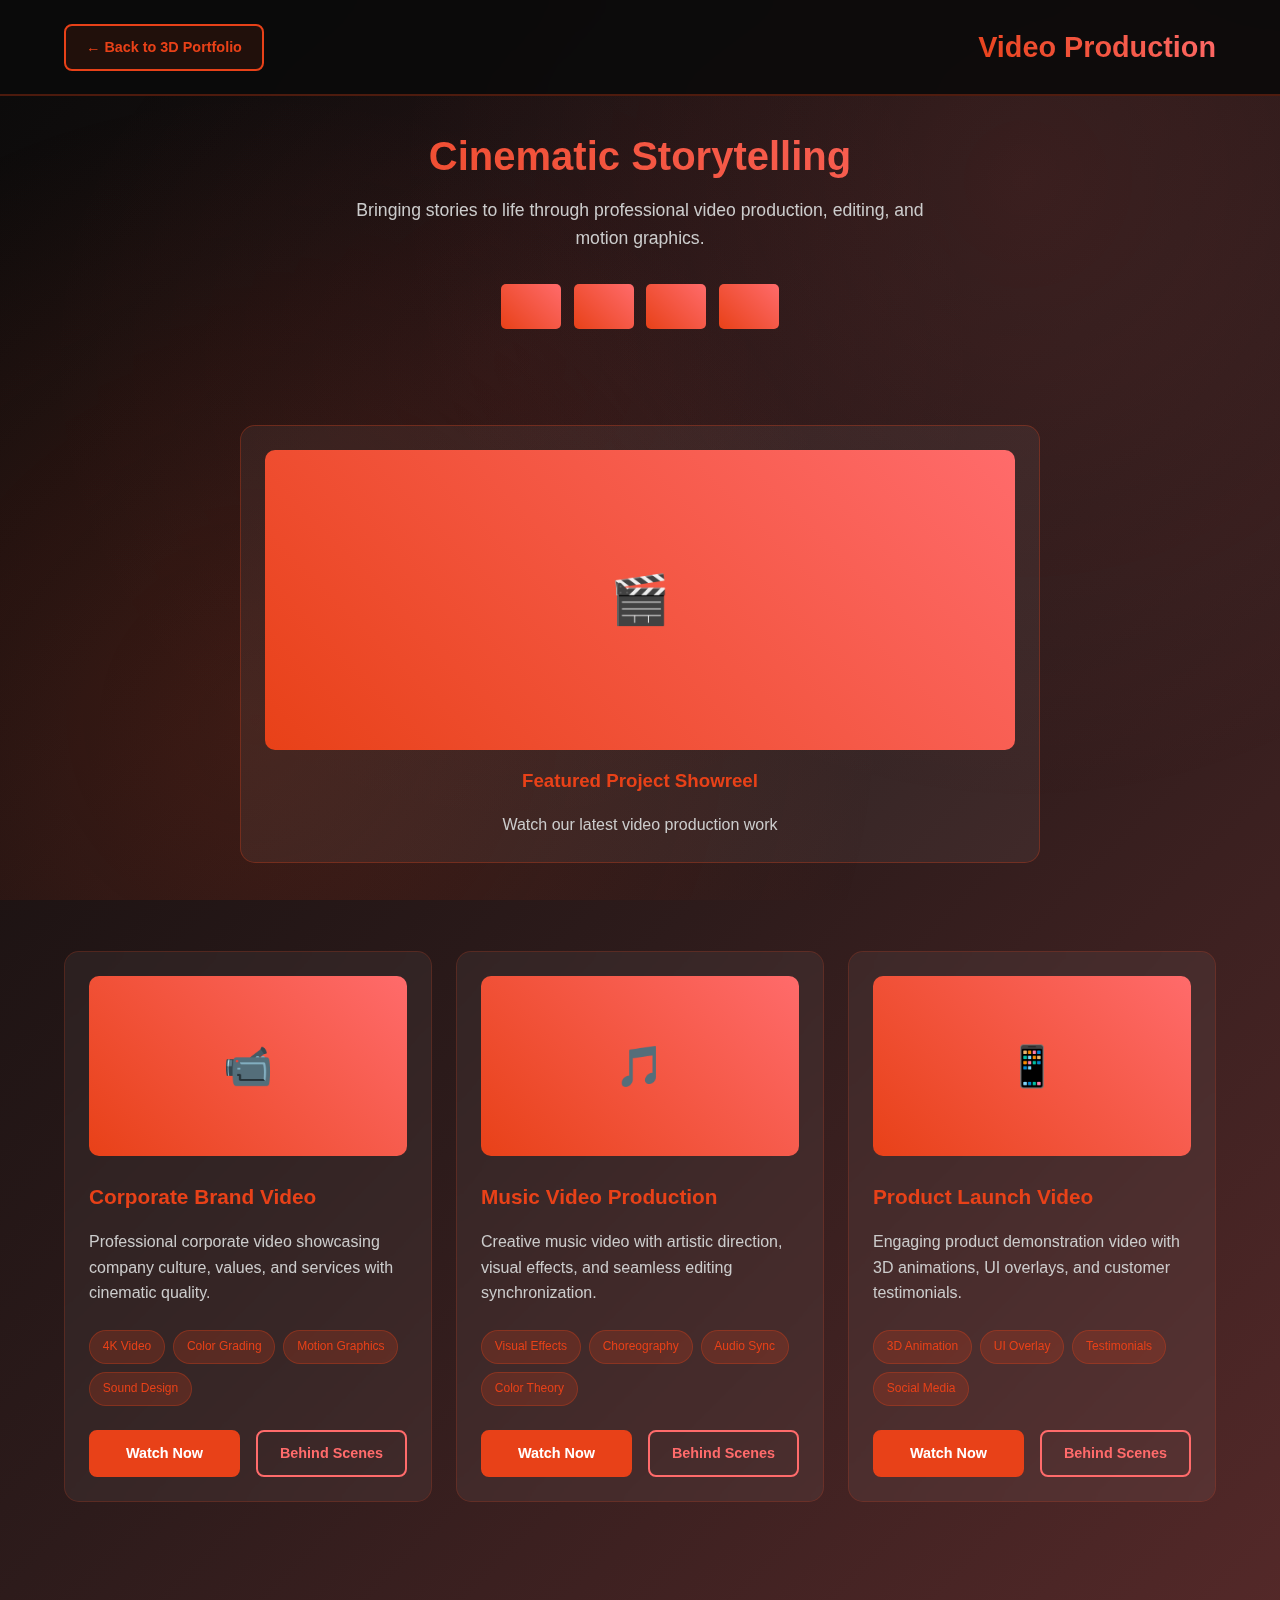
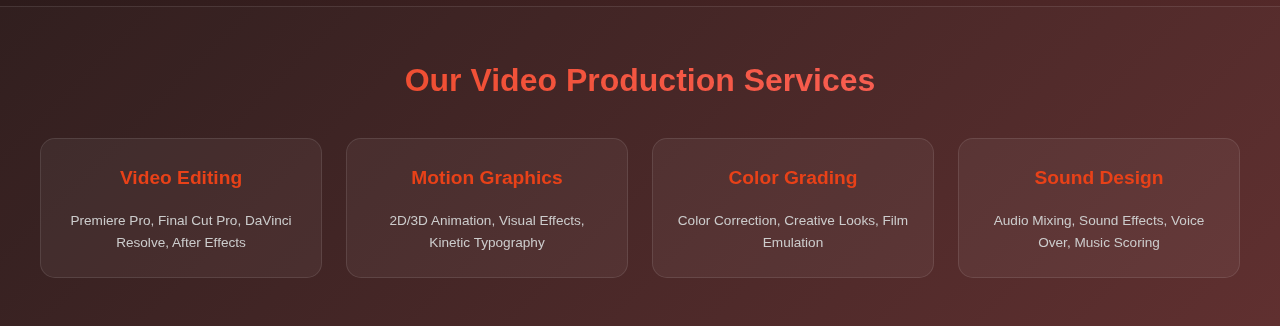
<file: video-projects.html>
<!DOCTYPE html>
<html lang="en">
<head>
    <meta charset="UTF-8">
    <meta name="viewport" content="width=device-width, initial-scale=1.0">
    <title>Video Production Projects - Buildify</title>
    <style>
        * {
            margin: 0;
            padding: 0;
            box-sizing: border-box;
        }

        :root {
            --primary-color: #e84118;
            --secondary-color: #ff6b6b;
            --dark-bg: #0a0a0a;
            --card-bg: rgba(255, 255, 255, 0.05);
            --text-light: #ccc;
            --border-radius: 15px;
            --transition: all 0.4s ease;
        }

        body {
            font-family: 'Arial', sans-serif;
            background: linear-gradient(135deg, var(--dark-bg) 0%, #2d1b1b 50%, #5d2c2c 100%);
            color: white;
            min-height: 100vh;
            overflow-x: hidden;
            line-height: 1.6;
        }

        /* Animated Background */
        .bg-animation {
            position: fixed;
            top: 0;
            left: 0;
            width: 100%;
            height: 100%;
            z-index: -1;
            background: 
                radial-gradient(circle at 20% 80%, rgba(232, 65, 24, 0.15) 0%, transparent 50%),
                radial-gradient(circle at 80% 20%, rgba(255, 107, 107, 0.1) 0%, transparent 50%),
                radial-gradient(circle at 40% 40%, rgba(255, 71, 87, 0.05) 0%, transparent 50%);
            animation: bgMove 20s ease-in-out infinite;
        }

        @keyframes bgMove {
            0%, 100% { transform: scale(1) rotate(0deg); }
            50% { transform: scale(1.1) rotate(180deg); }
        }

        /* Navigation */
        .projects-nav {
            background: rgba(10, 10, 10, 0.9);
            backdrop-filter: blur(20px);
            border-bottom: 2px solid rgba(232, 65, 24, 0.3);
            padding: 1rem 0;
            position: fixed;
            width: 100%;
            top: 0;
            z-index: 1000;
        }

        .nav-container {
            max-width: 1200px;
            margin: 0 auto;
            padding: 0 1.5rem;
            display: flex;
            justify-content: space-between;
            align-items: center;
            flex-wrap: wrap;
        }

        .back-button {
            color: var(--primary-color);
            text-decoration: none;
            font-weight: 600;
            padding: 10px 20px;
            border: 2px solid var(--primary-color);
            border-radius: 8px;
            transition: var(--transition);
            background: rgba(232, 65, 24, 0.1);
            font-size: 0.9rem;
        }

        .back-button:hover {
            background: var(--primary-color);
            color: var(--dark-bg);
            transform: translateY(-2px);
            box-shadow: 0 10px 25px rgba(232, 65, 24, 0.3);
        }

        .page-title {
            font-size: 1.8rem;
            background: linear-gradient(45deg, var(--primary-color), var(--secondary-color));
            -webkit-background-clip: text;
            -webkit-text-fill-color: transparent;
            text-align: center;
            margin: 0.5rem 0;
        }

        /* Hero Section */
        .hero {
            margin-top: 100px;
            text-align: center;
            padding: 2rem 1.5rem;
        }

        .hero h1 {
            font-size: 2.5rem;
            margin-bottom: 1rem;
            background: linear-gradient(45deg, var(--primary-color), var(--secondary-color));
            -webkit-background-clip: text;
            -webkit-text-fill-color: transparent;
            line-height: 1.2;
        }

        .hero p {
            font-size: 1.1rem;
            color: var(--text-light);
            max-width: 600px;
            margin: 0 auto 1.5rem;
        }

        /* Video Player Style */
        .video-showcase {
            max-width: 800px;
            margin: 2rem auto;
            background: var(--card-bg);
            border-radius: var(--border-radius);
            padding: 1.5rem;
            border: 1px solid rgba(232, 65, 24, 0.3);
        }

        .video-placeholder {
            width: 100%;
            height: 300px;
            background: linear-gradient(45deg, var(--primary-color), var(--secondary-color));
            border-radius: 10px;
            display: flex;
            align-items: center;
            justify-content: center;
            font-size: 3rem;
            color: white;
            margin-bottom: 1rem;
        }

        /* Projects Grid */
        .projects-container {
            max-width: 1200px;
            margin: 0 auto;
            padding: 1.5rem;
        }

        .projects-grid {
            display: grid;
            grid-template-columns: repeat(auto-fit, minmax(300px, 1fr));
            gap: 1.5rem;
            margin: 2rem 0;
        }

        /* Project Cards */
        .project-card {
            background: var(--card-bg);
            border-radius: var(--border-radius);
            padding: 1.5rem;
            border: 1px solid rgba(232, 65, 24, 0.2);
            backdrop-filter: blur(10px);
            transition: var(--transition);
            position: relative;
            overflow: hidden;
        }

        .project-card::before {
            content: '';
            position: absolute;
            top: 0;
            left: -100%;
            width: 100%;
            height: 100%;
            background: linear-gradient(90deg, transparent, rgba(232, 65, 24, 0.1), transparent);
            transition: left 0.5s ease;
        }

        .project-card:hover::before {
            left: 100%;
        }

        .project-card:hover {
            transform: translateY(-10px) scale(1.02);
            border-color: var(--primary-color);
            box-shadow: 
                0 20px 40px rgba(232, 65, 24, 0.3),
                0 0 0 1px rgba(232, 65, 24, 0.1);
        }

        .project-image {
            width: 100%;
            height: 180px;
            background: linear-gradient(45deg, var(--primary-color), var(--secondary-color));
            border-radius: 10px;
            margin-bottom: 1.5rem;
            display: flex;
            align-items: center;
            justify-content: center;
            font-size: 2.5rem;
            color: white;
        }

        .project-content h3 {
            font-size: 1.3rem;
            margin-bottom: 1rem;
            color: var(--primary-color);
        }

        .project-content p {
            color: var(--text-light);
            margin-bottom: 1.5rem;
            line-height: 1.6;
        }

        /* Technology Tags */
        .project-tech {
            display: flex;
            flex-wrap: wrap;
            gap: 0.5rem;
            margin-bottom: 1.5rem;
        }

        .tech-tag {
            background: rgba(232, 65, 24, 0.2);
            color: var(--primary-color);
            padding: 0.4rem 0.8rem;
            border-radius: 25px;
            font-size: 0.75rem;
            border: 1px solid rgba(232, 65, 24, 0.3);
            transition: var(--transition);
        }

        .tech-tag:hover {
            background: var(--primary-color);
            color: white;
            transform: scale(1.05);
        }

        /* Project Links */
        .project-links {
            display: flex;
            gap: 1rem;
        }

        .project-link {
            flex: 1;
            padding: 10px 0;
            text-align: center;
            border-radius: 8px;
            text-decoration: none;
            font-weight: 600;
            transition: var(--transition);
            border: 2px solid;
            font-size: 0.9rem;
        }

        .watch-now {
            background: var(--primary-color);
            color: white;
            border-color: var(--primary-color);
        }

        .watch-now:hover {
            background: transparent;
            color: var(--primary-color);
            transform: translateY(-2px);
        }

        .behind-scenes {
            background: transparent;
            color: var(--secondary-color);
            border-color: var(--secondary-color);
        }

        .behind-scenes:hover {
            background: var(--secondary-color);
            color: var(--dark-bg);
            transform: translateY(-2px);
        }

        /* Services Section */
        .services {
            background: rgba(255, 255, 255, 0.02);
            padding: 3rem 1.5rem;
            margin-top: 3rem;
            border-top: 1px solid rgba(255, 255, 255, 0.1);
        }

        .services h2 {
            text-align: center;
            font-size: 2rem;
            margin-bottom: 2rem;
            background: linear-gradient(45deg, var(--primary-color), var(--secondary-color));
            -webkit-background-clip: text;
            -webkit-text-fill-color: transparent;
        }

        .services-grid {
            display: grid;
            grid-template-columns: repeat(auto-fit, minmax(200px, 1fr));
            gap: 1.5rem;
            max-width: 1200px;
            margin: 0 auto;
        }

        .service-item {
            background: var(--card-bg);
            padding: 1.5rem;
            border-radius: var(--border-radius);
            text-align: center;
            border: 1px solid rgba(255, 255, 255, 0.1);
            transition: var(--transition);
        }

        .service-item:hover {
            border-color: var(--primary-color);
            transform: translateY(-5px);
            box-shadow: 0 15px 30px rgba(232, 65, 24, 0.2);
        }

        .service-item h3 {
            color: var(--primary-color);
            margin-bottom: 1rem;
            font-size: 1.2rem;
        }

        .service-item p {
            color: var(--text-light);
            font-size: 0.85rem;
        }

        /* Film Strip Animation */
        .film-strip {
            display: flex;
            justify-content: center;
            gap: 0.8rem;
            margin: 2rem 0;
            flex-wrap: wrap;
        }

        .film-frame {
            width: 60px;
            height: 45px;
            background: linear-gradient(45deg, var(--primary-color), var(--secondary-color));
            border-radius: 5px;
            animation: filmRoll 3s infinite;
        }

        .film-frame:nth-child(2) { animation-delay: 0.1s; }
        .film-frame:nth-child(3) { animation-delay: 0.2s; }
        .film-frame:nth-child(4) { animation-delay: 0.3s; }

        @keyframes filmRoll {
            0%, 100% { transform: translateY(0); opacity: 0.7; }
            50% { transform: translateY(-10px); opacity: 1; }
        }

        /* Mobile Menu Toggle */
        .mobile-menu-toggle {
            display: none;
            background: transparent;
            border: none;
            color: white;
            font-size: 1.5rem;
            cursor: pointer;
        }

        /* Responsive Design */
        @media (max-width: 768px) {
            .nav-container {
                flex-direction: column;
                gap: 1rem;
            }
            
            .page-title {
                order: -1;
                width: 100%;
            }
            
            .hero {
                margin-top: 140px;
                padding: 1.5rem 1rem;
            }
            
            .hero h1 {
                font-size: 2rem;
            }
            
            .hero p {
                font-size: 1rem;
            }
            
            .video-placeholder {
                height: 200px;
                font-size: 2.5rem;
            }
            
            .projects-grid {
                grid-template-columns: 1fr;
                gap: 1rem;
            }
            
            .project-links {
                flex-direction: column;
            }
            
            .project-card {
                padding: 1.2rem;
            }
            
            .project-image {
                height: 150px;
                font-size: 2rem;
            }
            
            .services-grid {
                grid-template-columns: 1fr;
            }
            
            .film-frame {
                width: 50px;
                height: 35px;
            }
        }

        @media (max-width: 480px) {
            .nav-container {
                padding: 0 1rem;
            }
            
            .hero {
                margin-top: 160px;
            }
            
            .hero h1 {
                font-size: 1.8rem;
            }
            
            .video-showcase {
                padding: 1rem;
                margin: 1rem;
            }
            
            .projects-container {
                padding: 1rem;
            }
            
            .services {
                padding: 2rem 1rem;
            }
            
            .service-item {
                padding: 1.2rem;
            }
            
            .back-button {
                padding: 8px 16px;
                font-size: 0.85rem;
            }
        }

        /* Accessibility Improvements */
        @media (prefers-reduced-motion: reduce) {
            .bg-animation, .project-card::before, .film-frame {
                animation: none;
            }
            
            .project-card:hover {
                transform: none;
            }
        }

        /* Focus styles for accessibility */
        a:focus, button:focus {
            outline: 2px solid var(--primary-color);
            outline-offset: 2px;
        }
    </style>
</head>
<body>
    <!-- Animated Background -->
    <div class="bg-animation"></div>

    <!-- Navigation -->
    <nav class="projects-nav">
        <div class="nav-container">
            <a href="index.html" class="back-button">← Back to 3D Portfolio</a>
            <h1 class="page-title">Video Production</h1>
        </div>
    </nav>

    <!-- Hero Section -->
    <section class="hero">
        <h1>Cinematic Storytelling</h1>
        <p>Bringing stories to life through professional video production, editing, and motion graphics.</p>
        
        <!-- Film Strip -->
        <div class="film-strip">
            <div class="film-frame"></div>
            <div class="film-frame"></div>
            <div class="film-frame"></div>
            <div class="film-frame"></div>
        </div>
    </section>

    <!-- Video Showcase -->
    <div class="video-showcase">
        <div class="video-placeholder">
            🎬
        </div>
        <h3 style="text-align: center; color: var(--primary-color); margin-bottom: 1rem;">Featured Project Showreel</h3>
        <p style="text-align: center; color: var(--text-light);">Watch our latest video production work</p>
    </div>

    <!-- Projects Grid -->
    <main class="projects-container">
        <div class="projects-grid">
            
            <!-- Project 1 -->
            <div class="project-card">
                <div class="project-image">
                    📹
                </div>
                <div class="project-content">
                    <h3>Corporate Brand Video</h3>
                    <p>Professional corporate video showcasing company culture, values, and services with cinematic quality.</p>
                    <div class="project-tech">
                        <span class="tech-tag">4K Video</span>
                        <span class="tech-tag">Color Grading</span>
                        <span class="tech-tag">Motion Graphics</span>
                        <span class="tech-tag">Sound Design</span>
                    </div>
                    <div class="project-links">
                        <a href="#" class="project-link watch-now">Watch Now</a>
                        <a href="#" class="project-link behind-scenes">Behind Scenes</a>
                    </div>
                </div>
            </div>

            <!-- Project 2 -->
            <div class="project-card">
                <div class="project-image">
                    🎵
                </div>
                <div class="project-content">
                    <h3>Music Video Production</h3>
                    <p>Creative music video with artistic direction, visual effects, and seamless editing synchronization.</p>
                    <div class="project-tech">
                        <span class="tech-tag">Visual Effects</span>
                        <span class="tech-tag">Choreography</span>
                        <span class="tech-tag">Audio Sync</span>
                        <span class="tech-tag">Color Theory</span>
                    </div>
                    <div class="project-links">
                        <a href="#" class="project-link watch-now">Watch Now</a>
                        <a href="#" class="project-link behind-scenes">Behind Scenes</a>
                    </div>
                </div>
            </div>

            <!-- Project 3 -->
            <div class="project-card">
                <div class="project-image">
                    📱
                </div>
                <div class="project-content">
                    <h3>Product Launch Video</h3>
                    <p>Engaging product demonstration video with 3D animations, UI overlays, and customer testimonials.</p>
                    <div class="project-tech">
                        <span class="tech-tag">3D Animation</span>
                        <span class="tech-tag">UI Overlay</span>
                        <span class="tech-tag">Testimonials</span>
                        <span class="tech-tag">Social Media</span>
                    </div>
                    <div class="project-links">
                        <a href="#" class="project-link watch-now">Watch Now</a>
                        <a href="#" class="project-link behind-scenes">Behind Scenes</a>
                    </div>
                </div>
            </div>

        </div>
    </main>

    <!-- Services Section -->
    <section class="services">
        <h2>Our Video Production Services</h2>
        <div class="services-grid">
            <div class="service-item">
                <h3>Video Editing</h3>
                <p>Premiere Pro, Final Cut Pro, DaVinci Resolve, After Effects</p>
            </div>
            <div class="service-item">
                <h3>Motion Graphics</h3>
                <p>2D/3D Animation, Visual Effects, Kinetic Typography</p>
            </div>
            <div class="service-item">
                <h3>Color Grading</h3>
                <p>Color Correction, Creative Looks, Film Emulation</p>
            </div>
            <div class="service-item">
                <h3>Sound Design</h3>
                <p>Audio Mixing, Sound Effects, Voice Over, Music Scoring</p>
            </div>
        </div>
    </section>

</body>
</html>
</file>
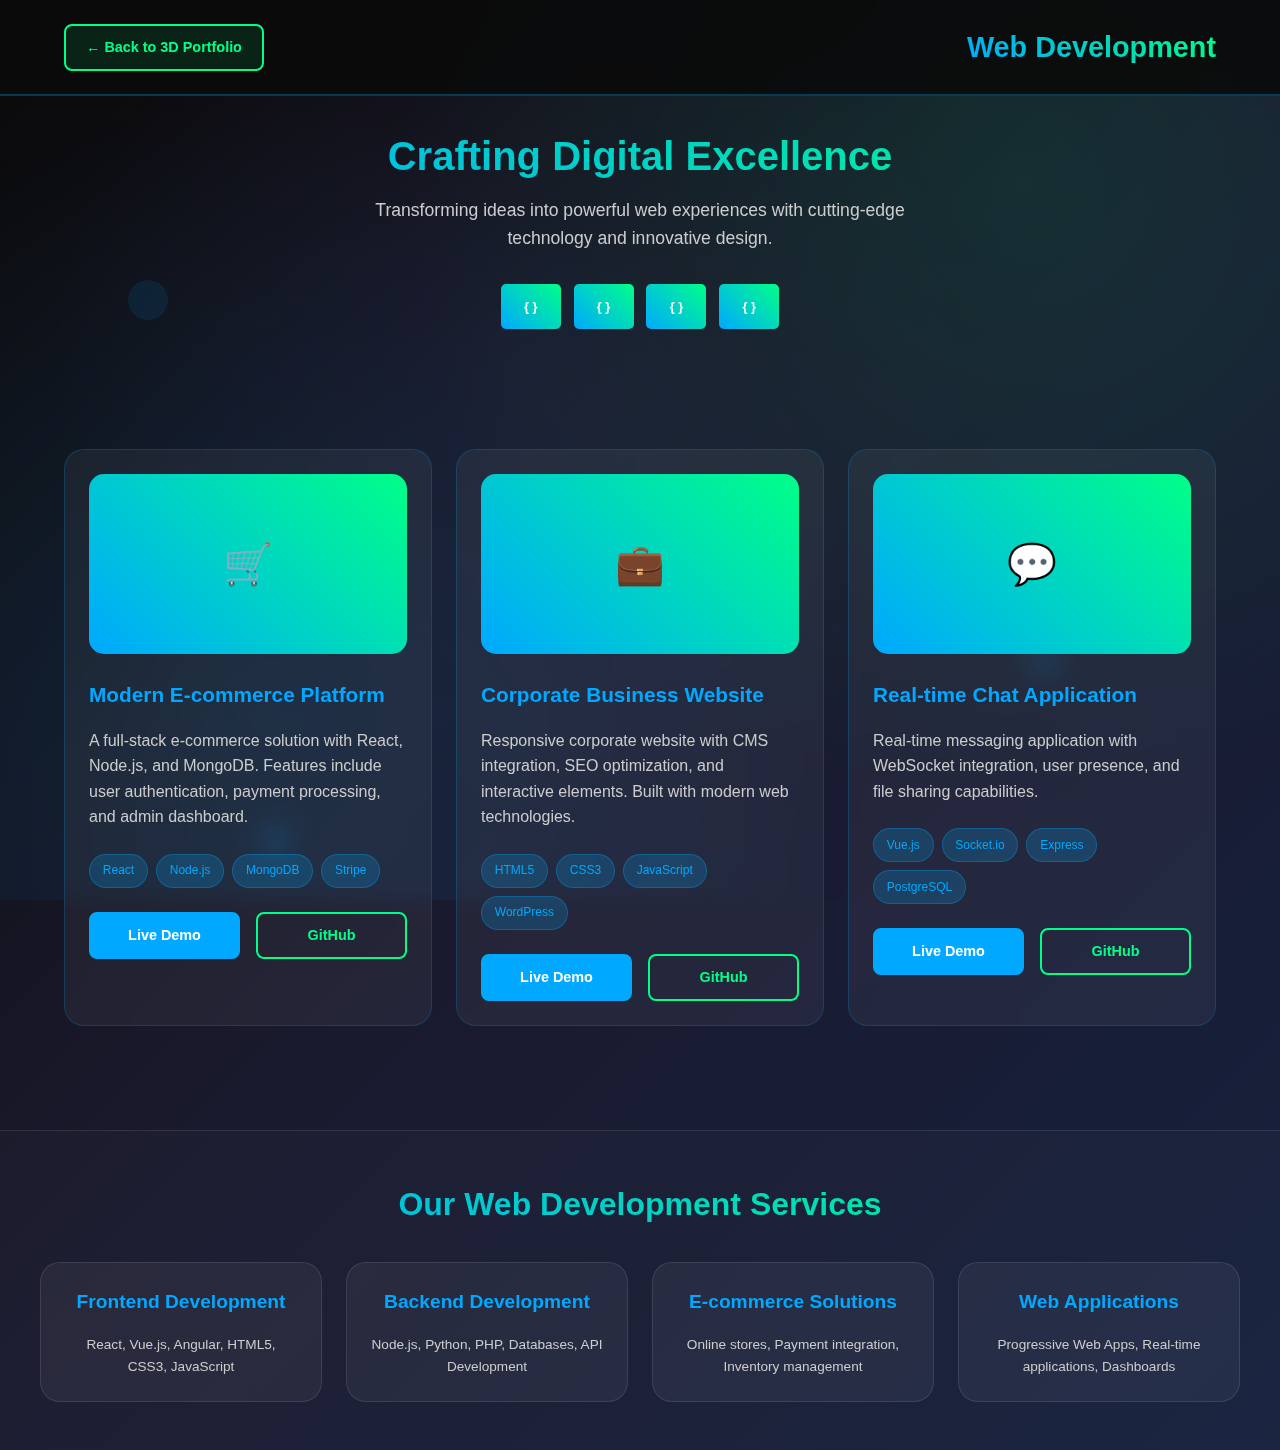
<file: web-projects.html>
<!DOCTYPE html>
<html lang="en">
<head>
    <meta charset="UTF-8">
    <meta name="viewport" content="width=device-width, initial-scale=1.0">
    <title>Web Development Projects - Buildify</title>
    <style>
        * {
            margin: 0;
            padding: 0;
            box-sizing: border-box;
        }

        :root {
            --primary-color: #00a8ff;
            --secondary-color: #00ff88;
            --dark-bg: #0a0a0a;
            --card-bg: rgba(255, 255, 255, 0.05);
            --text-light: #ccc;
            --border-radius: 20px;
            --transition: all 0.4s ease;
        }

        body {
            font-family: 'Arial', sans-serif;
            background: linear-gradient(135deg, var(--dark-bg) 0%, #1a1a2e 50%, #16213e 100%);
            color: white;
            min-height: 100vh;
            overflow-x: hidden;
            line-height: 1.6;
        }

        /* Animated Background */
        .bg-animation {
            position: fixed;
            top: 0;
            left: 0;
            width: 100%;
            height: 100%;
            z-index: -1;
            background: 
                radial-gradient(circle at 20% 80%, rgba(0, 168, 255, 0.1) 0%, transparent 50%),
                radial-gradient(circle at 80% 20%, rgba(0, 255, 136, 0.1) 0%, transparent 50%),
                radial-gradient(circle at 40% 40%, rgba(156, 136, 255, 0.05) 0%, transparent 50%);
            animation: bgMove 20s ease-in-out infinite;
        }

        @keyframes bgMove {
            0%, 100% { transform: scale(1) rotate(0deg); }
            50% { transform: scale(1.1) rotate(180deg); }
        }

        /* Navigation */
        .projects-nav {
            background: rgba(10, 10, 10, 0.9);
            backdrop-filter: blur(20px);
            border-bottom: 2px solid rgba(0, 168, 255, 0.3);
            padding: 1rem 0;
            position: fixed;
            width: 100%;
            top: 0;
            z-index: 1000;
        }

        .nav-container {
            max-width: 1200px;
            margin: 0 auto;
            padding: 0 1.5rem;
            display: flex;
            justify-content: space-between;
            align-items: center;
            flex-wrap: wrap;
        }

        .back-button {
            color: var(--secondary-color);
            text-decoration: none;
            font-weight: 600;
            padding: 10px 20px;
            border: 2px solid var(--secondary-color);
            border-radius: 8px;
            transition: var(--transition);
            background: rgba(0, 255, 136, 0.1);
            font-size: 0.9rem;
        }

        .back-button:hover {
            background: var(--secondary-color);
            color: var(--dark-bg);
            transform: translateY(-2px);
            box-shadow: 0 10px 25px rgba(0, 255, 136, 0.3);
        }

        .page-title {
            font-size: 1.8rem;
            background: linear-gradient(45deg, var(--primary-color), var(--secondary-color));
            -webkit-background-clip: text;
            -webkit-text-fill-color: transparent;
            text-align: center;
            margin: 0.5rem 0;
        }

        /* Hero Section */
        .hero {
            margin-top: 100px;
            text-align: center;
            padding: 2rem 1.5rem;
        }

        .hero h1 {
            font-size: 2.5rem;
            margin-bottom: 1rem;
            background: linear-gradient(45deg, var(--primary-color), var(--secondary-color));
            -webkit-background-clip: text;
            -webkit-text-fill-color: transparent;
            line-height: 1.2;
        }

        .hero p {
            font-size: 1.1rem;
            color: var(--text-light);
            max-width: 600px;
            margin: 0 auto;
        }

        /* Projects Grid */
        .projects-container {
            max-width: 1200px;
            margin: 0 auto;
            padding: 1.5rem;
        }

        .projects-grid {
            display: grid;
            grid-template-columns: repeat(auto-fit, minmax(300px, 1fr));
            gap: 1.5rem;
            margin: 2rem 0;
        }

        /* Project Cards with 3D Effect */
        .project-card {
            background: var(--card-bg);
            border-radius: var(--border-radius);
            padding: 1.5rem;
            border: 1px solid rgba(0, 168, 255, 0.2);
            backdrop-filter: blur(10px);
            transition: var(--transition);
            position: relative;
            overflow: hidden;
        }

        .project-card::before {
            content: '';
            position: absolute;
            top: 0;
            left: -100%;
            width: 100%;
            height: 100%;
            background: linear-gradient(90deg, transparent, rgba(0, 168, 255, 0.1), transparent);
            transition: left 0.5s ease;
        }

        .project-card:hover::before {
            left: 100%;
        }

        .project-card:hover {
            transform: translateY(-10px) scale(1.02);
            border-color: var(--primary-color);
            box-shadow: 
                0 20px 40px rgba(0, 168, 255, 0.3),
                0 0 0 1px rgba(0, 168, 255, 0.1);
        }

        .project-image {
            width: 100%;
            height: 180px;
            background: linear-gradient(45deg, var(--primary-color), var(--secondary-color));
            border-radius: 15px;
            margin-bottom: 1.5rem;
            display: flex;
            align-items: center;
            justify-content: center;
            font-size: 2.5rem;
            color: white;
        }

        .project-content h3 {
            font-size: 1.3rem;
            margin-bottom: 1rem;
            color: var(--primary-color);
        }

        .project-content p {
            color: var(--text-light);
            margin-bottom: 1.5rem;
            line-height: 1.6;
        }

        /* Technology Tags */
        .project-tech {
            display: flex;
            flex-wrap: wrap;
            gap: 0.5rem;
            margin-bottom: 1.5rem;
        }

        .tech-tag {
            background: rgba(0, 168, 255, 0.2);
            color: var(--primary-color);
            padding: 0.4rem 0.8rem;
            border-radius: 25px;
            font-size: 0.75rem;
            border: 1px solid rgba(0, 168, 255, 0.3);
            transition: var(--transition);
        }

        .tech-tag:hover {
            background: var(--primary-color);
            color: white;
            transform: scale(1.05);
        }

        /* Project Links */
        .project-links {
            display: flex;
            gap: 1rem;
        }

        .project-link {
            flex: 1;
            padding: 10px 0;
            text-align: center;
            border-radius: 8px;
            text-decoration: none;
            font-weight: 600;
            transition: var(--transition);
            border: 2px solid;
            font-size: 0.9rem;
        }

        .live-demo {
            background: var(--primary-color);
            color: white;
            border-color: var(--primary-color);
        }

        .live-demo:hover {
            background: transparent;
            color: var(--primary-color);
            transform: translateY(-2px);
        }

        .github {
            background: transparent;
            color: var(--secondary-color);
            border-color: var(--secondary-color);
        }

        .github:hover {
            background: var(--secondary-color);
            color: var(--dark-bg);
            transform: translateY(-2px);
        }

        /* Services Section */
        .services {
            background: rgba(255, 255, 255, 0.02);
            padding: 3rem 1.5rem;
            margin-top: 3rem;
            border-top: 1px solid rgba(255, 255, 255, 0.1);
        }

        .services h2 {
            text-align: center;
            font-size: 2rem;
            margin-bottom: 2rem;
            background: linear-gradient(45deg, var(--primary-color), var(--secondary-color));
            -webkit-background-clip: text;
            -webkit-text-fill-color: transparent;
        }

        .services-grid {
            display: grid;
            grid-template-columns: repeat(auto-fit, minmax(200px, 1fr));
            gap: 1.5rem;
            max-width: 1200px;
            margin: 0 auto;
        }

        .service-item {
            background: var(--card-bg);
            padding: 1.5rem;
            border-radius: var(--border-radius);
            text-align: center;
            border: 1px solid rgba(255, 255, 255, 0.1);
            transition: var(--transition);
        }

        .service-item:hover {
            border-color: var(--primary-color);
            transform: translateY(-5px);
            box-shadow: 0 15px 30px rgba(0, 168, 255, 0.2);
        }

        .service-item h3 {
            color: var(--primary-color);
            margin-bottom: 1rem;
            font-size: 1.2rem;
        }

        .service-item p {
            color: var(--text-light);
            font-size: 0.85rem;
        }

        /* Floating Elements */
        .floating-elements {
            position: fixed;
            width: 100%;
            height: 100%;
            pointer-events: none;
            z-index: -1;
        }

        .floating-element {
            position: absolute;
            width: 40px;
            height: 40px;
            background: rgba(0, 168, 255, 0.1);
            border-radius: 50%;
            animation: float 6s ease-in-out infinite;
        }

        .floating-element:nth-child(1) {
            top: 20%;
            left: 10%;
            animation-delay: 0s;
        }

        .floating-element:nth-child(2) {
            top: 60%;
            left: 80%;
            animation-delay: 2s;
        }

        .floating-element:nth-child(3) {
            top: 80%;
            left: 20%;
            animation-delay: 4s;
        }

        @keyframes float {
            0%, 100% { transform: translateY(0px) rotate(0deg); }
            50% { transform: translateY(-20px) rotate(180deg); }
        }

        /* Code Animation */
        .code-animation {
            display: flex;
            justify-content: center;
            gap: 0.8rem;
            margin: 2rem 0;
            flex-wrap: wrap;
        }

        .code-block {
            width: 60px;
            height: 45px;
            background: linear-gradient(45deg, var(--primary-color), var(--secondary-color));
            border-radius: 5px;
            animation: codePulse 3s infinite;
            position: relative;
            overflow: hidden;
        }

        .code-block::before {
            content: '{ }';
            position: absolute;
            top: 50%;
            left: 50%;
            transform: translate(-50%, -50%);
            color: white;
            font-weight: bold;
            font-size: 0.8rem;
        }

        .code-block:nth-child(2) { animation-delay: 0.1s; }
        .code-block:nth-child(3) { animation-delay: 0.2s; }
        .code-block:nth-child(4) { animation-delay: 0.3s; }

        @keyframes codePulse {
            0%, 100% { transform: translateY(0); opacity: 0.7; }
            50% { transform: translateY(-10px); opacity: 1; }
        }

        /* Responsive Design */
        @media (max-width: 768px) {
            .nav-container {
                flex-direction: column;
                gap: 1rem;
            }
            
            .page-title {
                order: -1;
                width: 100%;
            }
            
            .hero {
                margin-top: 140px;
                padding: 1.5rem 1rem;
            }
            
            .hero h1 {
                font-size: 2rem;
            }
            
            .hero p {
                font-size: 1rem;
            }
            
            .projects-grid {
                grid-template-columns: 1fr;
                gap: 1rem;
            }
            
            .project-links {
                flex-direction: column;
            }
            
            .project-card {
                padding: 1.2rem;
            }
            
            .project-image {
                height: 150px;
                font-size: 2rem;
            }
            
            .services-grid {
                grid-template-columns: 1fr;
            }
            
            .floating-element {
                width: 30px;
                height: 30px;
            }
            
            .code-block {
                width: 50px;
                height: 35px;
            }
        }

        @media (max-width: 480px) {
            .nav-container {
                padding: 0 1rem;
            }
            
            .hero {
                margin-top: 160px;
            }
            
            .hero h1 {
                font-size: 1.8rem;
            }
            
            .projects-container {
                padding: 1rem;
            }
            
            .services {
                padding: 2rem 1rem;
            }
            
            .service-item {
                padding: 1.2rem;
            }
            
            .back-button {
                padding: 8px 16px;
                font-size: 0.85rem;
            }
        }

        /* Accessibility Improvements */
        @media (prefers-reduced-motion: reduce) {
            .bg-animation, .project-card::before, .floating-element, .code-block {
                animation: none;
            }
            
            .project-card:hover {
                transform: none;
            }
        }

        /* Focus styles for accessibility */
        a:focus, button:focus {
            outline: 2px solid var(--primary-color);
            outline-offset: 2px;
        }
    </style>
</head>
<body>
    <!-- Animated Background -->
    <div class="bg-animation"></div>
    
    <!-- Floating Elements -->
    <div class="floating-elements">
        <div class="floating-element"></div>
        <div class="floating-element"></div>
        <div class="floating-element"></div>
    </div>

    <!-- Navigation -->
    <nav class="projects-nav">
        <div class="nav-container">
            <a href="index.html" class="back-button">← Back to 3D Portfolio</a>
            <h1 class="page-title">Web Development</h1>
        </div>
    </nav>

    <!-- Hero Section -->
    <section class="hero">
        <h1>Crafting Digital Excellence</h1>
        <p>Transforming ideas into powerful web experiences with cutting-edge technology and innovative design.</p>
        
        <!-- Code Animation -->
        <div class="code-animation">
            <div class="code-block"></div>
            <div class="code-block"></div>
            <div class="code-block"></div>
            <div class="code-block"></div>
        </div>
    </section>

    <!-- Projects Grid -->
    <main class="projects-container">
        <div class="projects-grid">
            
            <!-- Project 1 -->
            <div class="project-card">
                <div class="project-image">
                    🛒
                </div>
                <div class="project-content">
                    <h3>Modern E-commerce Platform</h3>
                    <p>A full-stack e-commerce solution with React, Node.js, and MongoDB. Features include user authentication, payment processing, and admin dashboard.</p>
                    <div class="project-tech">
                        <span class="tech-tag">React</span>
                        <span class="tech-tag">Node.js</span>
                        <span class="tech-tag">MongoDB</span>
                        <span class="tech-tag">Stripe</span>
                    </div>
                    <div class="project-links">
                        <a href="#" class="project-link live-demo">Live Demo</a>
                        <a href="#" class="project-link github">GitHub</a>
                    </div>
                </div>
            </div>

            <!-- Project 2 -->
            <div class="project-card">
                <div class="project-image">
                    💼
                </div>
                <div class="project-content">
                    <h3>Corporate Business Website</h3>
                    <p>Responsive corporate website with CMS integration, SEO optimization, and interactive elements. Built with modern web technologies.</p>
                    <div class="project-tech">
                        <span class="tech-tag">HTML5</span>
                        <span class="tech-tag">CSS3</span>
                        <span class="tech-tag">JavaScript</span>
                        <span class="tech-tag">WordPress</span>
                    </div>
                    <div class="project-links">
                        <a href="#" class="project-link live-demo">Live Demo</a>
                        <a href="#" class="project-link github">GitHub</a>
                    </div>
                </div>
            </div>

            <!-- Project 3 -->
            <div class="project-card">
                <div class="project-image">
                    💬
                </div>
                <div class="project-content">
                    <h3>Real-time Chat Application</h3>
                    <p>Real-time messaging application with WebSocket integration, user presence, and file sharing capabilities.</p>
                    <div class="project-tech">
                        <span class="tech-tag">Vue.js</span>
                        <span class="tech-tag">Socket.io</span>
                        <span class="tech-tag">Express</span>
                        <span class="tech-tag">PostgreSQL</span>
                    </div>
                    <div class="project-links">
                        <a href="#" class="project-link live-demo">Live Demo</a>
                        <a href="#" class="project-link github">GitHub</a>
                    </div>
                </div>
            </div>

        </div>
    </main>

    <!-- Services Section -->
    <section class="services">
        <h2>Our Web Development Services</h2>
        <div class="services-grid">
            <div class="service-item">
                <h3>Frontend Development</h3>
                <p>React, Vue.js, Angular, HTML5, CSS3, JavaScript</p>
            </div>
            <div class="service-item">
                <h3>Backend Development</h3>
                <p>Node.js, Python, PHP, Databases, API Development</p>
            </div>
            <div class="service-item">
                <h3>E-commerce Solutions</h3>
                <p>Online stores, Payment integration, Inventory management</p>
            </div>
            <div class="service-item">
                <h3>Web Applications</h3>
                <p>Progressive Web Apps, Real-time applications, Dashboards</p>
            </div>
        </div>
    </section>

</body>
</html>
</file>
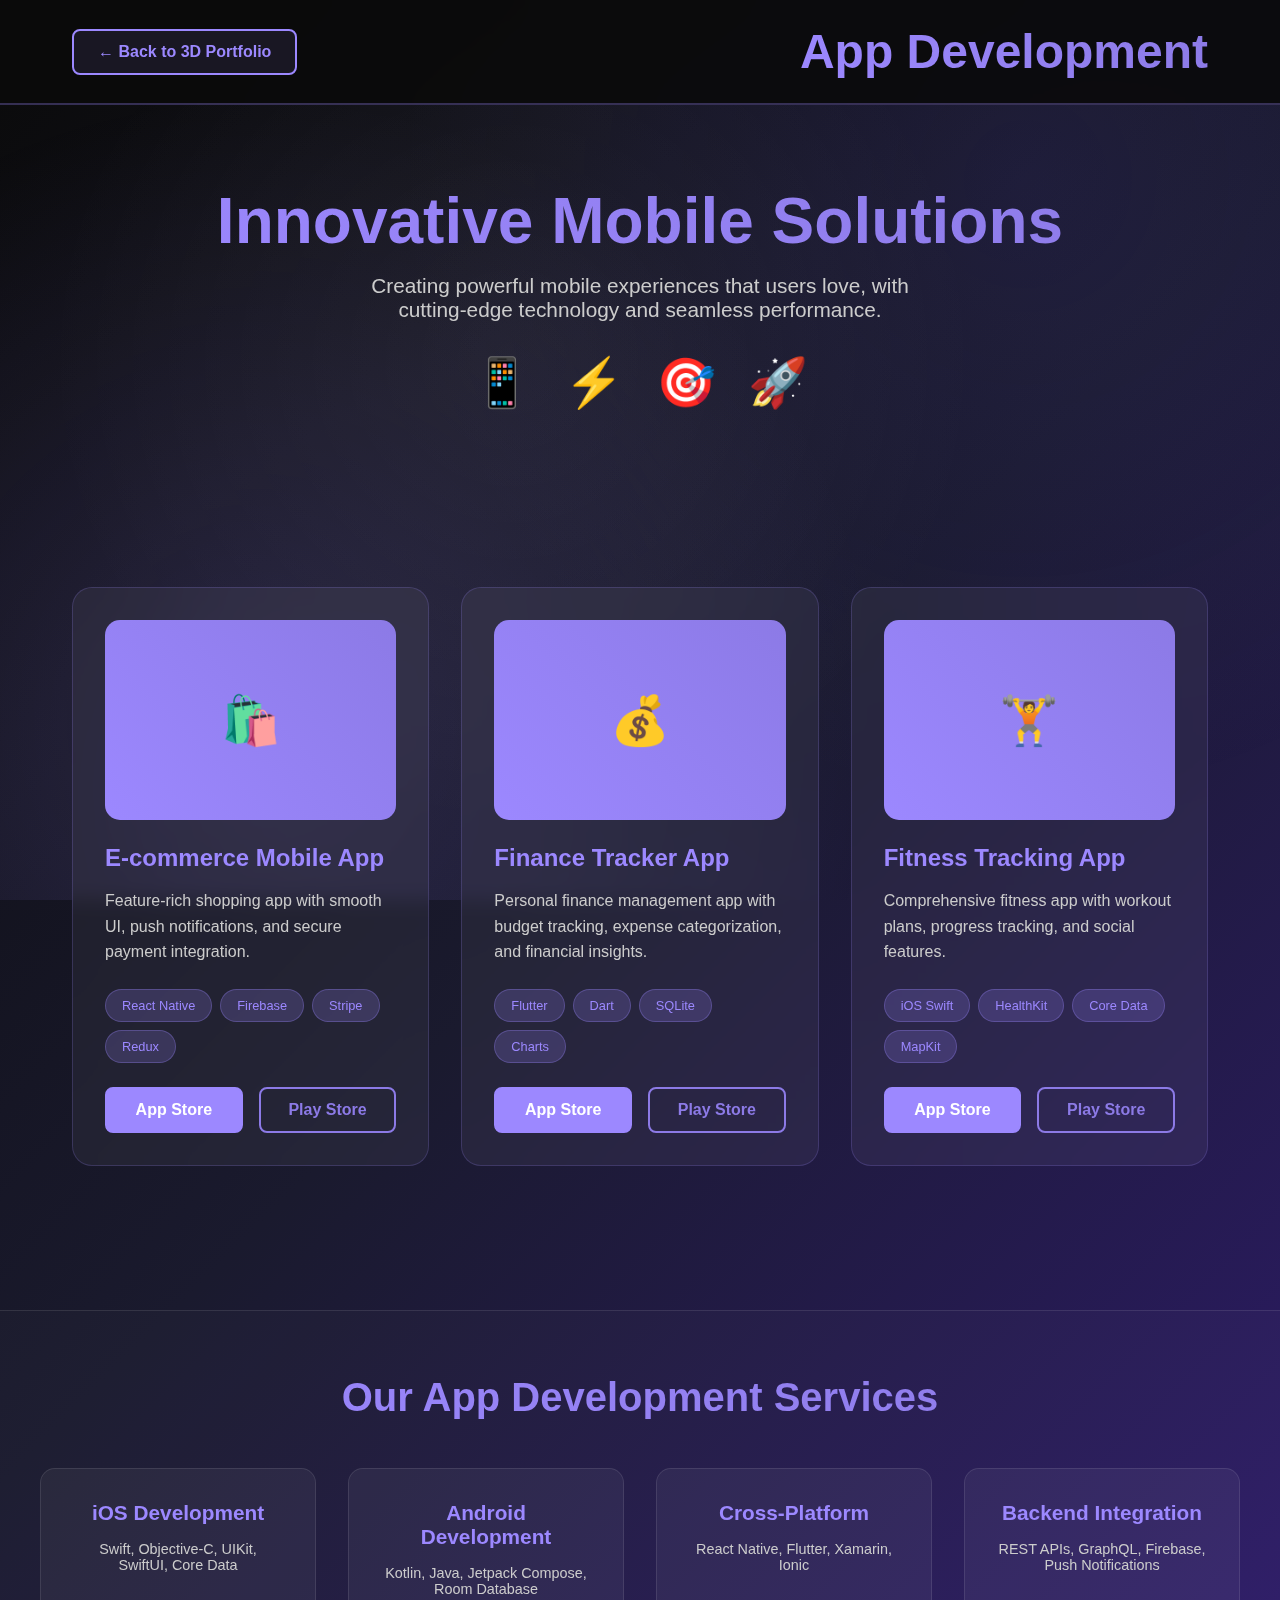
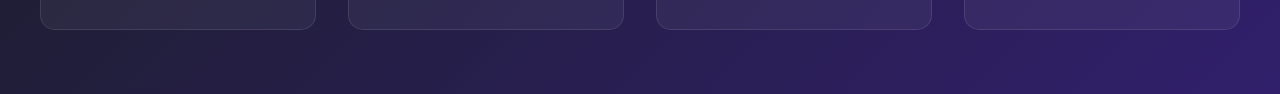
<file: Portfolio/app-projects.html>
<!DOCTYPE html>
<html lang="en">
<head>
    <meta charset="UTF-8">
    <meta name="viewport" content="width=device-width, initial-scale=1.0">
    <title>App Development Projects - Buildify</title>
    <style>
        * {
            margin: 0;
            padding: 0;
            box-sizing: border-box;
        }

        body {
            font-family: 'Arial', sans-serif;
            background: linear-gradient(135deg, #0a0a0a 0%, #1a1a2e 50%, #2d1b69 100%);
            color: white;
            min-height: 100vh;
            overflow-x: hidden;
        }

        /* Animated Background */
        .bg-animation {
            position: fixed;
            top: 0;
            left: 0;
            width: 100%;
            height: 100%;
            z-index: -1;
            background: 
                radial-gradient(circle at 20% 80%, rgba(156, 136, 255, 0.15) 0%, transparent 50%),
                radial-gradient(circle at 80% 20%, rgba(108, 92, 231, 0.1) 0%, transparent 50%),
                radial-gradient(circle at 40% 40%, rgba(255, 255, 255, 0.05) 0%, transparent 50%);
            animation: bgMove 20s ease-in-out infinite;
        }

        @keyframes bgMove {
            0%, 100% { transform: scale(1) rotate(0deg); }
            50% { transform: scale(1.1) rotate(180deg); }
        }

        /* Navigation */
        .projects-nav {
            background: rgba(10, 10, 10, 0.9);
            backdrop-filter: blur(20px);
            border-bottom: 2px solid rgba(156, 136, 255, 0.3);
            padding: 1.5rem 0;
            position: fixed;
            width: 100%;
            top: 0;
            z-index: 1000;
        }

        .nav-container {
            max-width: 1200px;
            margin: 0 auto;
            padding: 0 2rem;
            display: flex;
            justify-content: space-between;
            align-items: center;
        }

        .back-button {
            color: #9c88ff;
            text-decoration: none;
            font-weight: 600;
            padding: 12px 24px;
            border: 2px solid #9c88ff;
            border-radius: 8px;
            transition: all 0.3s ease;
            background: rgba(156, 136, 255, 0.1);
        }

        .back-button:hover {
            background: #9c88ff;
            color: #0a0a0a;
            transform: translateY(-2px);
            box-shadow: 0 10px 25px rgba(156, 136, 255, 0.3);
        }

        .page-title {
            font-size: 3rem;
            background: linear-gradient(45deg, #9c88ff, #8c7ae6);
            -webkit-background-clip: text;
            -webkit-text-fill-color: transparent;
            text-align: center;
        }

        /* Hero Section */
        .hero {
            margin-top: 120px;
            text-align: center;
            padding: 4rem 2rem;
        }

        .hero h1 {
            font-size: 4rem;
            margin-bottom: 1rem;
            background: linear-gradient(45deg, #9c88ff, #8c7ae6);
            -webkit-background-clip: text;
            -webkit-text-fill-color: transparent;
        }

        .hero p {
            font-size: 1.3rem;
            color: #ccc;
            max-width: 600px;
            margin: 0 auto;
        }

        /* Projects Grid */
        .projects-container {
            max-width: 1200px;
            margin: 0 auto;
            padding: 2rem;
        }

        .projects-grid {
            display: grid;
            grid-template-columns: repeat(auto-fit, minmax(350px, 1fr));
            gap: 2rem;
            margin: 3rem 0;
        }

        /* Project Cards */
        .project-card {
            background: rgba(255, 255, 255, 0.05);
            border-radius: 20px;
            padding: 2rem;
            border: 1px solid rgba(156, 136, 255, 0.2);
            backdrop-filter: blur(10px);
            transition: all 0.4s ease;
            position: relative;
            overflow: hidden;
        }

        .project-card::before {
            content: '';
            position: absolute;
            top: 0;
            left: -100%;
            width: 100%;
            height: 100%;
            background: linear-gradient(90deg, transparent, rgba(156, 136, 255, 0.1), transparent);
            transition: left 0.5s ease;
        }

        .project-card:hover::before {
            left: 100%;
        }

        .project-card:hover {
            transform: translateY(-10px) scale(1.02);
            border-color: #9c88ff;
            box-shadow: 
                0 20px 40px rgba(156, 136, 255, 0.3),
                0 0 0 1px rgba(156, 136, 255, 0.1);
        }

        .project-image {
            width: 100%;
            height: 200px;
            background: linear-gradient(45deg, #9c88ff, #8c7ae6);
            border-radius: 15px;
            margin-bottom: 1.5rem;
            display: flex;
            align-items: center;
            justify-content: center;
            font-size: 3rem;
            color: white;
        }

        .project-content h3 {
            font-size: 1.5rem;
            margin-bottom: 1rem;
            color: #9c88ff;
        }

        .project-content p {
            color: #ccc;
            margin-bottom: 1.5rem;
            line-height: 1.6;
        }

        /* Technology Tags */
        .project-tech {
            display: flex;
            flex-wrap: wrap;
            gap: 0.5rem;
            margin-bottom: 1.5rem;
        }

        .tech-tag {
            background: rgba(156, 136, 255, 0.2);
            color: #9c88ff;
            padding: 0.5rem 1rem;
            border-radius: 25px;
            font-size: 0.8rem;
            border: 1px solid rgba(156, 136, 255, 0.3);
            transition: all 0.3s ease;
        }

        .tech-tag:hover {
            background: #9c88ff;
            color: white;
            transform: scale(1.1);
        }

        /* Project Links */
        .project-links {
            display: flex;
            gap: 1rem;
        }

        .project-link {
            flex: 1;
            padding: 12px 0;
            text-align: center;
            border-radius: 8px;
            text-decoration: none;
            font-weight: 600;
            transition: all 0.3s ease;
            border: 2px solid;
        }

        .live-demo {
            background: #9c88ff;
            color: white;
            border-color: #9c88ff;
        }

        .live-demo:hover {
            background: transparent;
            color: #9c88ff;
            transform: translateY(-2px);
        }

        .github {
            background: transparent;
            color: #8c7ae6;
            border-color: #8c7ae6;
        }

        .github:hover {
            background: #8c7ae6;
            color: #0a0a0a;
            transform: translateY(-2px);
        }

        /* Services Section */
        .services {
            background: rgba(255, 255, 255, 0.02);
            padding: 4rem 2rem;
            margin-top: 4rem;
            border-top: 1px solid rgba(255, 255, 255, 0.1);
        }

        .services h2 {
            text-align: center;
            font-size: 2.5rem;
            margin-bottom: 3rem;
            background: linear-gradient(45deg, #9c88ff, #8c7ae6);
            -webkit-background-clip: text;
            -webkit-text-fill-color: transparent;
        }

        .services-grid {
            display: grid;
            grid-template-columns: repeat(auto-fit, minmax(250px, 1fr));
            gap: 2rem;
            max-width: 1200px;
            margin: 0 auto;
        }

        .service-item {
            background: rgba(255, 255, 255, 0.05);
            padding: 2rem;
            border-radius: 15px;
            text-align: center;
            border: 1px solid rgba(255, 255, 255, 0.1);
            transition: all 0.3s ease;
        }

        .service-item:hover {
            border-color: #9c88ff;
            transform: translateY(-5px);
            box-shadow: 0 15px 30px rgba(156, 136, 255, 0.2);
        }

        .service-item h3 {
            color: #9c88ff;
            margin-bottom: 1rem;
            font-size: 1.3rem;
        }

        .service-item p {
            color: #ccc;
            font-size: 0.9rem;
        }

        /* App Icons Animation */
        .app-icons {
            display: flex;
            justify-content: center;
            gap: 2rem;
            margin: 2rem 0;
            flex-wrap: wrap;
        }

        .app-icon {
            font-size: 3rem;
            animation: bounce 2s infinite;
        }

        .app-icon:nth-child(2) { animation-delay: 0.2s; }
        .app-icon:nth-child(3) { animation-delay: 0.4s; }
        .app-icon:nth-child(4) { animation-delay: 0.6s; }

        @keyframes bounce {
            0%, 100% { transform: translateY(0); }
            50% { transform: translateY(-10px); }
        }

        /* Responsive */
        @media (max-width: 768px) {
            .hero h1 { font-size: 2.5rem; }
            .projects-grid { grid-template-columns: 1fr; }
            .nav-container { flex-direction: column; gap: 1rem; }
            .project-links { flex-direction: column; }
        }
    </style>
</head>
<body>
    <!-- Animated Background -->
    <div class="bg-animation"></div>

    <!-- Navigation -->
    <nav class="projects-nav">
        <div class="nav-container">
            <a href="index.html" class="back-button">← Back to 3D Portfolio</a>
            <h1 class="page-title">App Development</h1>
        </div>
    </nav>

    <!-- Hero Section -->
    <section class="hero">
        <h1>Innovative Mobile Solutions</h1>
        <p>Creating powerful mobile experiences that users love, with cutting-edge technology and seamless performance.</p>
        
        <!-- App Icons -->
        <div class="app-icons">
            <div class="app-icon">📱</div>
            <div class="app-icon">⚡</div>
            <div class="app-icon">🎯</div>
            <div class="app-icon">🚀</div>
        </div>
    </section>

    <!-- Projects Grid -->
    <main class="projects-container">
        <div class="projects-grid">
            
            <!-- Project 1 -->
            <div class="project-card">
                <div class="project-image">
                    🛍️
                </div>
                <div class="project-content">
                    <h3>E-commerce Mobile App</h3>
                    <p>Feature-rich shopping app with smooth UI, push notifications, and secure payment integration.</p>
                    <div class="project-tech">
                        <span class="tech-tag">React Native</span>
                        <span class="tech-tag">Firebase</span>
                        <span class="tech-tag">Stripe</span>
                        <span class="tech-tag">Redux</span>
                    </div>
                    <div class="project-links">
                        <a href="#" class="project-link live-demo">App Store</a>
                        <a href="#" class="project-link github">Play Store</a>
                    </div>
                </div>
            </div>

            <!-- Project 2 -->
            <div class="project-card">
                <div class="project-image">
                    💰
                </div>
                <div class="project-content">
                    <h3>Finance Tracker App</h3>
                    <p>Personal finance management app with budget tracking, expense categorization, and financial insights.</p>
                    <div class="project-tech">
                        <span class="tech-tag">Flutter</span>
                        <span class="tech-tag">Dart</span>
                        <span class="tech-tag">SQLite</span>
                        <span class="tech-tag">Charts</span>
                    </div>
                    <div class="project-links">
                        <a href="#" class="project-link live-demo">App Store</a>
                        <a href="#" class="project-link github">Play Store</a>
                    </div>
                </div>
            </div>

            <!-- Project 3 -->
            <div class="project-card">
                <div class="project-image">
                    🏋️
                </div>
                <div class="project-content">
                    <h3>Fitness Tracking App</h3>
                    <p>Comprehensive fitness app with workout plans, progress tracking, and social features.</p>
                    <div class="project-tech">
                        <span class="tech-tag">iOS Swift</span>
                        <span class="tech-tag">HealthKit</span>
                        <span class="tech-tag">Core Data</span>
                        <span class="tech-tag">MapKit</span>
                    </div>
                    <div class="project-links">
                        <a href="#" class="project-link live-demo">App Store</a>
                        <a href="#" class="project-link github">Play Store</a>
                    </div>
                </div>
            </div>

        </div>
    </main>

    <!-- Services Section -->
    <section class="services">
        <h2>Our App Development Services</h2>
        <div class="services-grid">
            <div class="service-item">
                <h3>iOS Development</h3>
                <p>Swift, Objective-C, UIKit, SwiftUI, Core Data</p>
            </div>
            <div class="service-item">
                <h3>Android Development</h3>
                <p>Kotlin, Java, Jetpack Compose, Room Database</p>
            </div>
            <div class="service-item">
                <h3>Cross-Platform</h3>
                <p>React Native, Flutter, Xamarin, Ionic</p>
            </div>
            <div class="service-item">
                <h3>Backend Integration</h3>
                <p>REST APIs, GraphQL, Firebase, Push Notifications</p>
            </div>
        </div>
    </section>

</body>
</html>
</file>
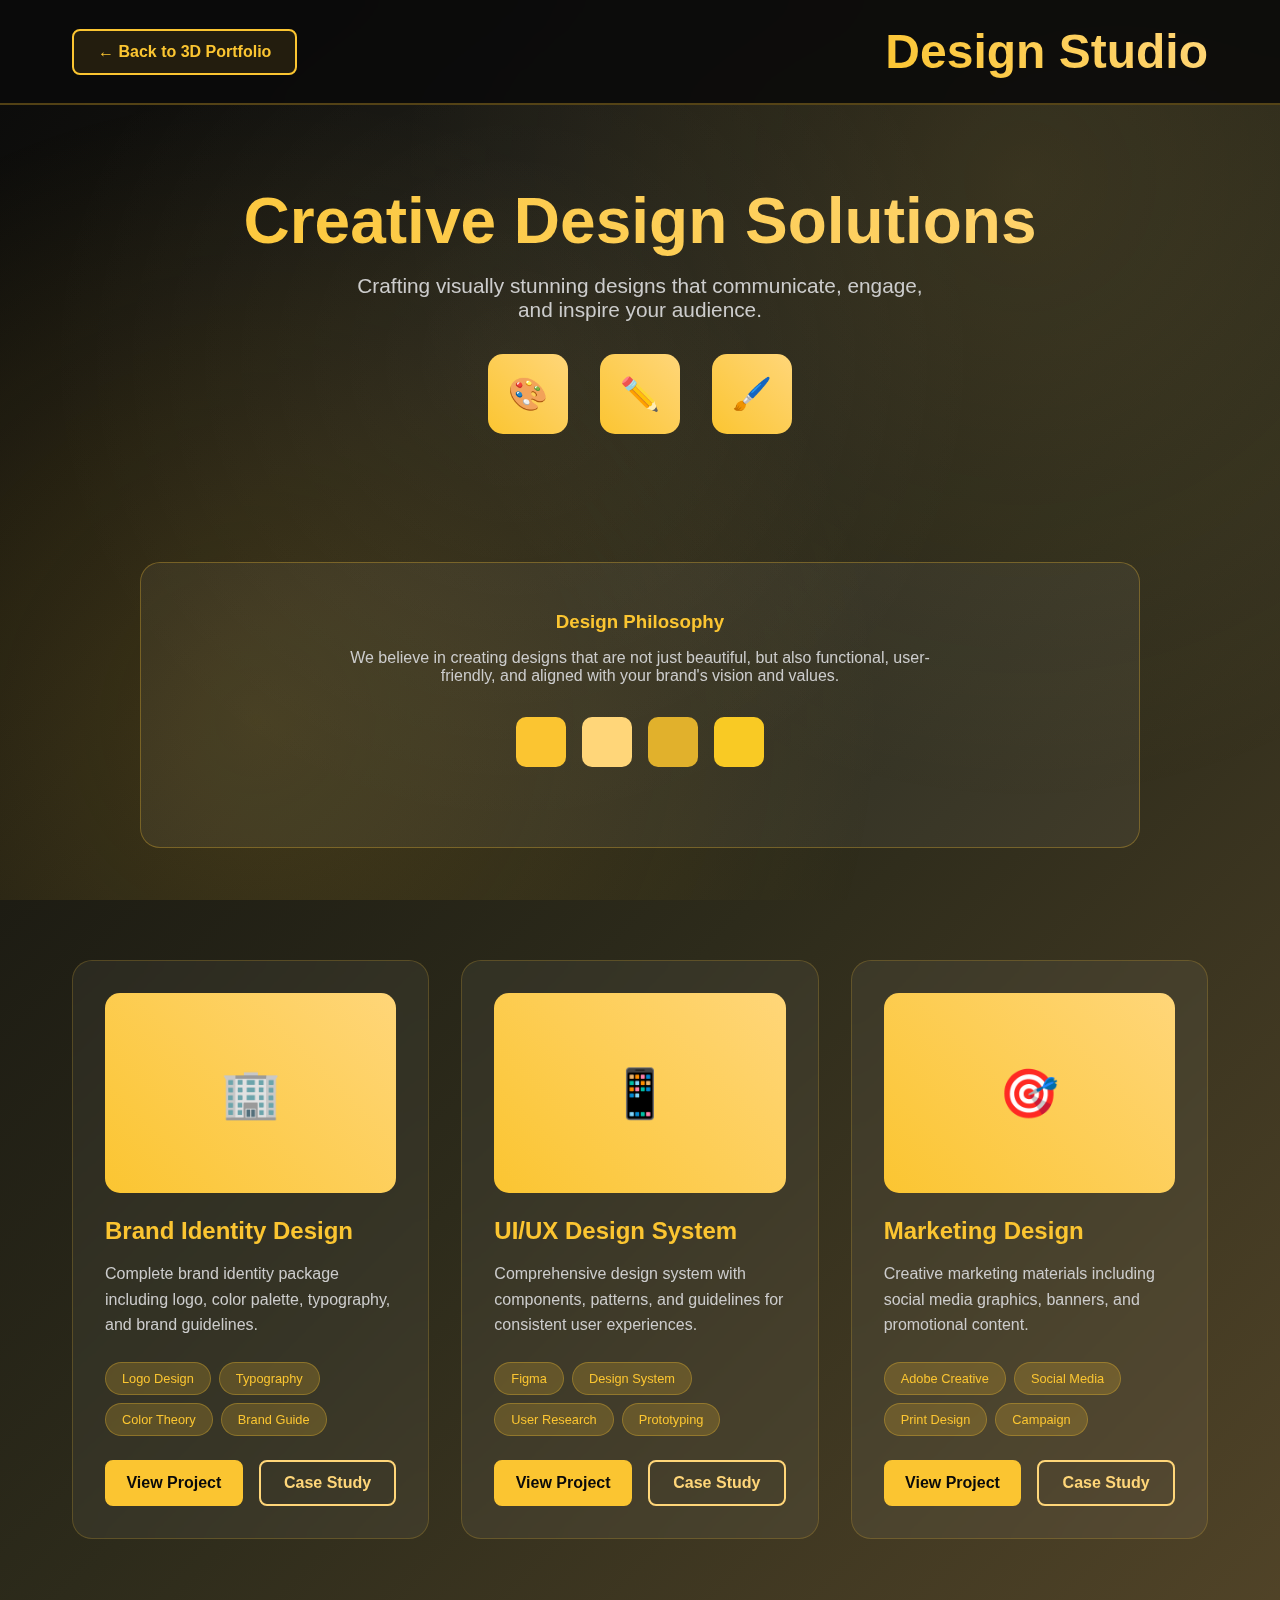
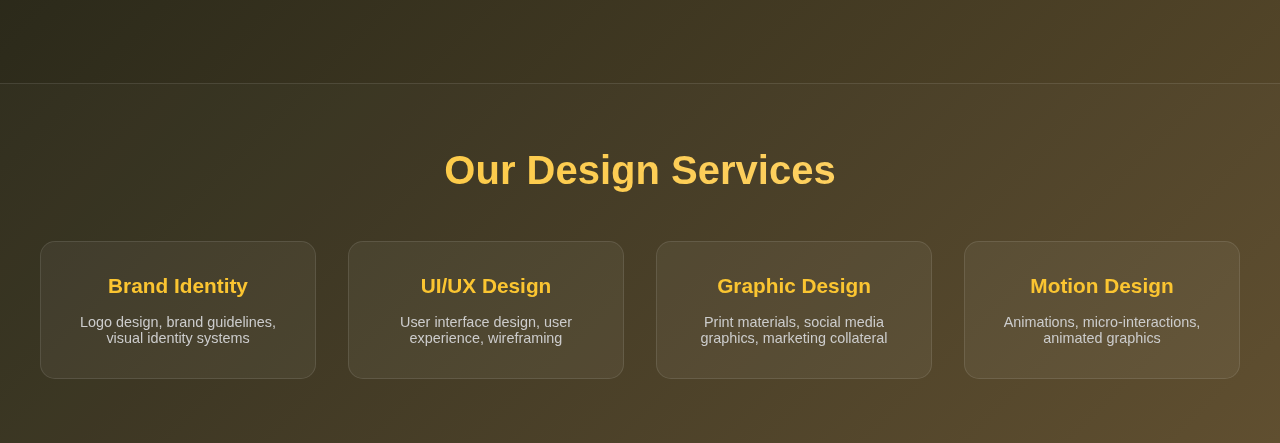
<file: Portfolio/design-projects.html>
<!DOCTYPE html>
<html lang="en">
<head>
    <meta charset="UTF-8">
    <meta name="viewport" content="width=device-width, initial-scale=1.0">
    <title>Design Projects - Buildify</title>
    <style>
        * {
            margin: 0;
            padding: 0;
            box-sizing: border-box;
        }

        body {
            font-family: 'Arial', sans-serif;
            background: linear-gradient(135deg, #0a0a0a 0%, #2d2b1b 50%, #5d4c2c 100%);
            color: white;
            min-height: 100vh;
            overflow-x: hidden;
        }

        /* Animated Background */
        .bg-animation {
            position: fixed;
            top: 0;
            left: 0;
            width: 100%;
            height: 100%;
            z-index: -1;
            background: 
                radial-gradient(circle at 20% 80%, rgba(251, 197, 49, 0.15) 0%, transparent 50%),
                radial-gradient(circle at 80% 20%, rgba(255, 218, 121, 0.1) 0%, transparent 50%),
                radial-gradient(circle at 40% 40%, rgba(255, 255, 255, 0.05) 0%, transparent 50%);
            animation: bgMove 20s ease-in-out infinite;
        }

        @keyframes bgMove {
            0%, 100% { transform: scale(1) rotate(0deg); }
            50% { transform: scale(1.1) rotate(180deg); }
        }

        /* Navigation */
        .projects-nav {
            background: rgba(10, 10, 10, 0.9);
            backdrop-filter: blur(20px);
            border-bottom: 2px solid rgba(251, 197, 49, 0.3);
            padding: 1.5rem 0;
            position: fixed;
            width: 100%;
            top: 0;
            z-index: 1000;
        }

        .nav-container {
            max-width: 1200px;
            margin: 0 auto;
            padding: 0 2rem;
            display: flex;
            justify-content: space-between;
            align-items: center;
        }

        .back-button {
            color: #fbc531;
            text-decoration: none;
            font-weight: 600;
            padding: 12px 24px;
            border: 2px solid #fbc531;
            border-radius: 8px;
            transition: all 0.3s ease;
            background: rgba(251, 197, 49, 0.1);
        }

        .back-button:hover {
            background: #fbc531;
            color: #0a0a0a;
            transform: translateY(-2px);
            box-shadow: 0 10px 25px rgba(251, 197, 49, 0.3);
        }

        .page-title {
            font-size: 3rem;
            background: linear-gradient(45deg, #fbc531, #ffd679);
            -webkit-background-clip: text;
            -webkit-text-fill-color: transparent;
            text-align: center;
        }

        /* Hero Section */
        .hero {
            margin-top: 120px;
            text-align: center;
            padding: 4rem 2rem;
        }

        .hero h1 {
            font-size: 4rem;
            margin-bottom: 1rem;
            background: linear-gradient(45deg, #fbc531, #ffd679);
            -webkit-background-clip: text;
            -webkit-text-fill-color: transparent;
        }

        .hero p {
            font-size: 1.3rem;
            color: #ccc;
            max-width: 600px;
            margin: 0 auto;
        }

        /* Design Showcase */
        .design-showcase {
            max-width: 1000px;
            margin: 2rem auto;
            background: rgba(255, 255, 255, 0.05);
            border-radius: 20px;
            padding: 3rem;
            border: 1px solid rgba(251, 197, 49, 0.3);
            text-align: center;
        }

        .design-elements {
            display: flex;
            justify-content: center;
            gap: 2rem;
            margin: 2rem 0;
            flex-wrap: wrap;
        }

        .design-element {
            width: 80px;
            height: 80px;
            background: linear-gradient(45deg, #fbc531, #ffd679);
            border-radius: 15px;
            display: flex;
            align-items: center;
            justify-content: center;
            font-size: 2rem;
            animation: designFloat 3s ease-in-out infinite;
        }

        .design-element:nth-child(2) { animation-delay: 0.5s; }
        .design-element:nth-child(3) { animation-delay: 1s; }

        @keyframes designFloat {
            0%, 100% { transform: translateY(0) rotate(0deg); }
            50% { transform: translateY(-15px) rotate(10deg); }
        }

        /* Projects Grid */
        .projects-container {
            max-width: 1200px;
            margin: 0 auto;
            padding: 2rem;
        }

        .projects-grid {
            display: grid;
            grid-template-columns: repeat(auto-fit, minmax(350px, 1fr));
            gap: 2rem;
            margin: 3rem 0;
        }

        /* Project Cards */
        .project-card {
            background: rgba(255, 255, 255, 0.05);
            border-radius: 20px;
            padding: 2rem;
            border: 1px solid rgba(251, 197, 49, 0.2);
            backdrop-filter: blur(10px);
            transition: all 0.4s ease;
            position: relative;
            overflow: hidden;
        }

        .project-card::before {
            content: '';
            position: absolute;
            top: 0;
            left: -100%;
            width: 100%;
            height: 100%;
            background: linear-gradient(90deg, transparent, rgba(251, 197, 49, 0.1), transparent);
            transition: left 0.5s ease;
        }

        .project-card:hover::before {
            left: 100%;
        }

        .project-card:hover {
            transform: translateY(-10px) scale(1.02);
            border-color: #fbc531;
            box-shadow: 
                0 20px 40px rgba(251, 197, 49, 0.3),
                0 0 0 1px rgba(251, 197, 49, 0.1);
        }

        .project-image {
            width: 100%;
            height: 200px;
            background: linear-gradient(45deg, #fbc531, #ffd679);
            border-radius: 15px;
            margin-bottom: 1.5rem;
            display: flex;
            align-items: center;
            justify-content: center;
            font-size: 3rem;
            color: white;
        }

        .project-content h3 {
            font-size: 1.5rem;
            margin-bottom: 1rem;
            color: #fbc531;
        }

        .project-content p {
            color: #ccc;
            margin-bottom: 1.5rem;
            line-height: 1.6;
        }

        /* Technology Tags */
        .project-tech {
            display: flex;
            flex-wrap: wrap;
            gap: 0.5rem;
            margin-bottom: 1.5rem;
        }

        .tech-tag {
            background: rgba(251, 197, 49, 0.2);
            color: #fbc531;
            padding: 0.5rem 1rem;
            border-radius: 25px;
            font-size: 0.8rem;
            border: 1px solid rgba(251, 197, 49, 0.3);
            transition: all 0.3s ease;
        }

        .tech-tag:hover {
            background: #fbc531;
            color: #0a0a0a;
            transform: scale(1.1);
        }

        /* Project Links */
        .project-links {
            display: flex;
            gap: 1rem;
        }

        .project-link {
            flex: 1;
            padding: 12px 0;
            text-align: center;
            border-radius: 8px;
            text-decoration: none;
            font-weight: 600;
            transition: all 0.3s ease;
            border: 2px solid;
        }

        .view-project {
            background: #fbc531;
            color: #0a0a0a;
            border-color: #fbc531;
        }

        .view-project:hover {
            background: transparent;
            color: #fbc531;
            transform: translateY(-2px);
        }

        .case-study {
            background: transparent;
            color: #ffd679;
            border-color: #ffd679;
        }

        .case-study:hover {
            background: #ffd679;
            color: #0a0a0a;
            transform: translateY(-2px);
        }

        /* Services Section */
        .services {
            background: rgba(255, 255, 255, 0.02);
            padding: 4rem 2rem;
            margin-top: 4rem;
            border-top: 1px solid rgba(255, 255, 255, 0.1);
        }

        .services h2 {
            text-align: center;
            font-size: 2.5rem;
            margin-bottom: 3rem;
            background: linear-gradient(45deg, #fbc531, #ffd679);
            -webkit-background-clip: text;
            -webkit-text-fill-color: transparent;
        }

        .services-grid {
            display: grid;
            grid-template-columns: repeat(auto-fit, minmax(250px, 1fr));
            gap: 2rem;
            max-width: 1200px;
            margin: 0 auto;
        }

        .service-item {
            background: rgba(255, 255, 255, 0.05);
            padding: 2rem;
            border-radius: 15px;
            text-align: center;
            border: 1px solid rgba(255, 255, 255, 0.1);
            transition: all 0.3s ease;
        }

        .service-item:hover {
            border-color: #fbc531;
            transform: translateY(-5px);
            box-shadow: 0 15px 30px rgba(251, 197, 49, 0.2);
        }

        .service-item h3 {
            color: #fbc531;
            margin-bottom: 1rem;
            font-size: 1.3rem;
        }

        .service-item p {
            color: #ccc;
            font-size: 0.9rem;
        }

        /* Color Palette */
        .color-palette {
            display: flex;
            justify-content: center;
            gap: 1rem;
            margin: 2rem 0;
        }

        .color-swatch {
            width: 50px;
            height: 50px;
            border-radius: 10px;
            animation: colorPulse 2s infinite;
        }

        .color-swatch:nth-child(1) { background: #fbc531; animation-delay: 0s; }
        .color-swatch:nth-child(2) { background: #ffd679; animation-delay: 0.2s; }
        .color-swatch:nth-child(3) { background: #e1b12c; animation-delay: 0.4s; }
        .color-swatch:nth-child(4) { background: #f9ca24; animation-delay: 0.6s; }

        @keyframes colorPulse {
            0%, 100% { transform: scale(1); }
            50% { transform: scale(1.1); }
        }

        /* Responsive */
        @media (max-width: 768px) {
            .hero h1 { font-size: 2.5rem; }
            .projects-grid { grid-template-columns: 1fr; }
            .nav-container { flex-direction: column; gap: 1rem; }
            .project-links { flex-direction: column; }
        }
    </style>
</head>
<body>
    <!-- Animated Background -->
    <div class="bg-animation"></div>

    <!-- Navigation -->
    <nav class="projects-nav">
        <div class="nav-container">
            <a href="index.html" class="back-button">← Back to 3D Portfolio</a>
            <h1 class="page-title">Design Studio</h1>
        </div>
    </nav>

    <!-- Hero Section -->
    <section class="hero">
        <h1>Creative Design Solutions</h1>
        <p>Crafting visually stunning designs that communicate, engage, and inspire your audience.</p>
        
        <!-- Design Elements -->
        <div class="design-elements">
            <div class="design-element">🎨</div>
            <div class="design-element">✏️</div>
            <div class="design-element">🖌️</div>
        </div>
    </section>

    <!-- Design Showcase -->
    <div class="design-showcase">
        <h3 style="color: #fbc531; margin-bottom: 1rem;">Design Philosophy</h3>
        <p style="color: #ccc; max-width: 600px; margin: 0 auto;">
            We believe in creating designs that are not just beautiful, but also functional, 
            user-friendly, and aligned with your brand's vision and values.
        </p>
        
        <!-- Color Palette -->
        <div class="color-palette">
            <div class="color-swatch"></div>
            <div class="color-swatch"></div>
            <div class="color-swatch"></div>
            <div class="color-swatch"></div>
        </div>
    </div>

    <!-- Projects Grid -->
    <main class="projects-container">
        <div class="projects-grid">
            
            <!-- Project 1 -->
            <div class="project-card">
                <div class="project-image">
                    🏢
                </div>
                <div class="project-content">
                    <h3>Brand Identity Design</h3>
                    <p>Complete brand identity package including logo, color palette, typography, and brand guidelines.</p>
                    <div class="project-tech">
                        <span class="tech-tag">Logo Design</span>
                        <span class="tech-tag">Typography</span>
                        <span class="tech-tag">Color Theory</span>
                        <span class="tech-tag">Brand Guide</span>
                    </div>
                    <div class="project-links">
                        <a href="#" class="project-link view-project">View Project</a>
                        <a href="#" class="project-link case-study">Case Study</a>
                    </div>
                </div>
            </div>

            <!-- Project 2 -->
            <div class="project-card">
                <div class="project-image">
                    📱
                </div>
                <div class="project-content">
                    <h3>UI/UX Design System</h3>
                    <p>Comprehensive design system with components, patterns, and guidelines for consistent user experiences.</p>
                    <div class="project-tech">
                        <span class="tech-tag">Figma</span>
                        <span class="tech-tag">Design System</span>
                        <span class="tech-tag">User Research</span>
                        <span class="tech-tag">Prototyping</span>
                    </div>
                    <div class="project-links">
                        <a href="#" class="project-link view-project">View Project</a>
                        <a href="#" class="project-link case-study">Case Study</a>
                    </div>
                </div>
            </div>

            <!-- Project 3 -->
            <div class="project-card">
                <div class="project-image">
                    🎯
                </div>
                <div class="project-content">
                    <h3>Marketing Design</h3>
                    <p>Creative marketing materials including social media graphics, banners, and promotional content.</p>
                    <div class="project-tech">
                        <span class="tech-tag">Adobe Creative</span>
                        <span class="tech-tag">Social Media</span>
                        <span class="tech-tag">Print Design</span>
                        <span class="tech-tag">Campaign</span>
                    </div>
                    <div class="project-links">
                        <a href="#" class="project-link view-project">View Project</a>
                        <a href="#" class="project-link case-study">Case Study</a>
                    </div>
                </div>
            </div>

        </div>
    </main>

    <!-- Services Section -->
    <section class="services">
        <h2>Our Design Services</h2>
        <div class="services-grid">
            <div class="service-item">
                <h3>Brand Identity</h3>
                <p>Logo design, brand guidelines, visual identity systems</p>
            </div>
            <div class="service-item">
                <h3>UI/UX Design</h3>
                <p>User interface design, user experience, wireframing</p>
            </div>
            <div class="service-item">
                <h3>Graphic Design</h3>
                <p>Print materials, social media graphics, marketing collateral</p>
            </div>
            <div class="service-item">
                <h3>Motion Design</h3>
                <p>Animations, micro-interactions, animated graphics</p>
            </div>
        </div>
    </section>

</body>
</html>
</file>
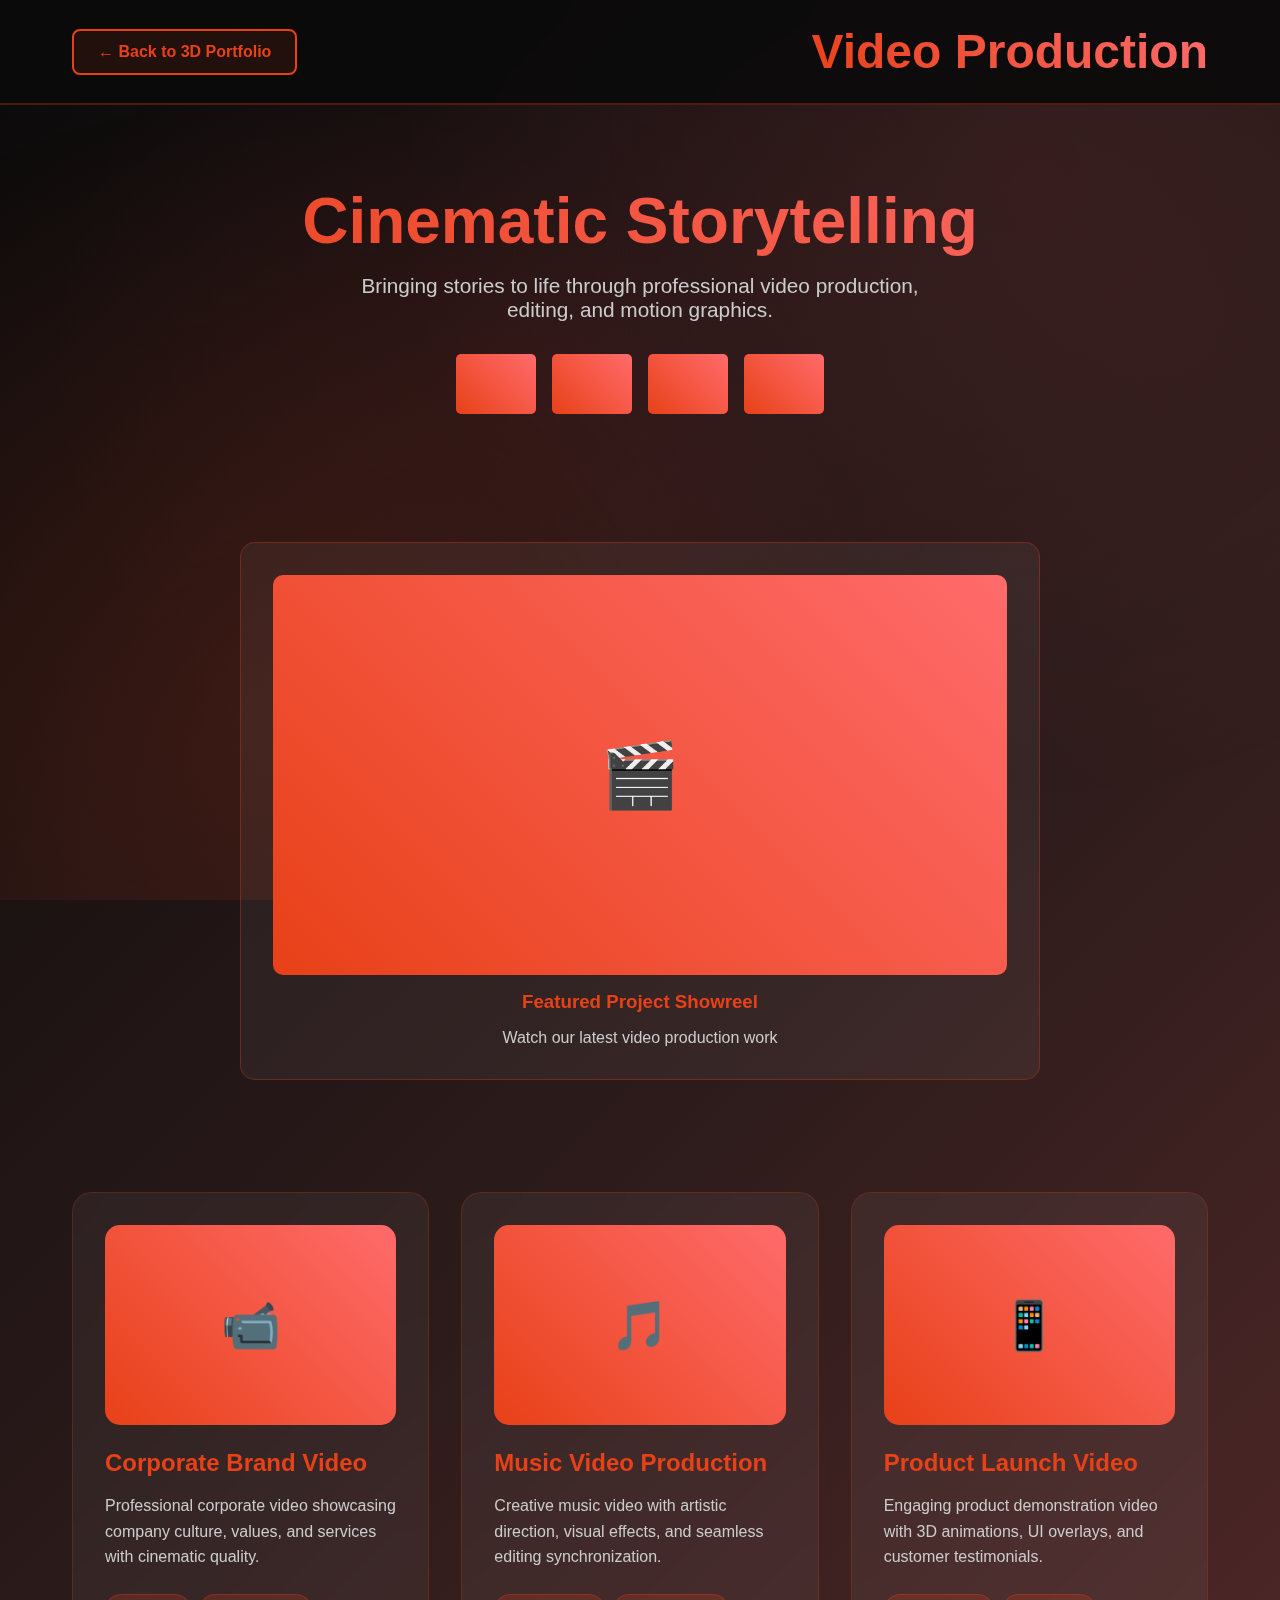
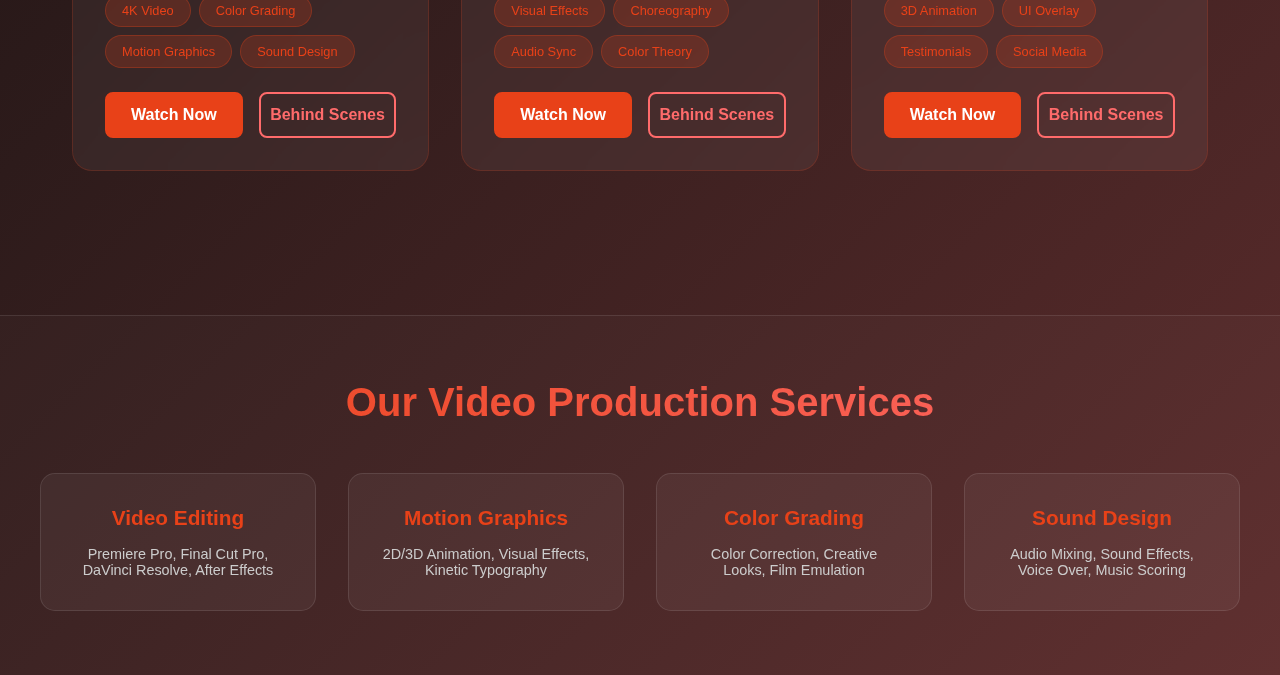
<file: Portfolio/video-projects.html>
<!DOCTYPE html>
<html lang="en">
<head>
    <meta charset="UTF-8">
    <meta name="viewport" content="width=device-width, initial-scale=1.0">
    <title>Video Production Projects - Buildify</title>
    <style>
        * {
            margin: 0;
            padding: 0;
            box-sizing: border-box;
        }

        body {
            font-family: 'Arial', sans-serif;
            background: linear-gradient(135deg, #0a0a0a 0%, #2d1b1b 50%, #5d2c2c 100%);
            color: white;
            min-height: 100vh;
            overflow-x: hidden;
        }

        /* Animated Background */
        .bg-animation {
            position: fixed;
            top: 0;
            left: 0;
            width: 100%;
            height: 100%;
            z-index: -1;
            background: 
                radial-gradient(circle at 20% 80%, rgba(232, 65, 24, 0.15) 0%, transparent 50%),
                radial-gradient(circle at 80% 20%, rgba(255, 107, 107, 0.1) 0%, transparent 50%),
                radial-gradient(circle at 40% 40%, rgba(255, 71, 87, 0.05) 0%, transparent 50%);
            animation: bgMove 20s ease-in-out infinite;
        }

        @keyframes bgMove {
            0%, 100% { transform: scale(1) rotate(0deg); }
            50% { transform: scale(1.1) rotate(180deg); }
        }

        /* Navigation */
        .projects-nav {
            background: rgba(10, 10, 10, 0.9);
            backdrop-filter: blur(20px);
            border-bottom: 2px solid rgba(232, 65, 24, 0.3);
            padding: 1.5rem 0;
            position: fixed;
            width: 100%;
            top: 0;
            z-index: 1000;
        }

        .nav-container {
            max-width: 1200px;
            margin: 0 auto;
            padding: 0 2rem;
            display: flex;
            justify-content: space-between;
            align-items: center;
        }

        .back-button {
            color: #e84118;
            text-decoration: none;
            font-weight: 600;
            padding: 12px 24px;
            border: 2px solid #e84118;
            border-radius: 8px;
            transition: all 0.3s ease;
            background: rgba(232, 65, 24, 0.1);
        }

        .back-button:hover {
            background: #e84118;
            color: #0a0a0a;
            transform: translateY(-2px);
            box-shadow: 0 10px 25px rgba(232, 65, 24, 0.3);
        }

        .page-title {
            font-size: 3rem;
            background: linear-gradient(45deg, #e84118, #ff6b6b);
            -webkit-background-clip: text;
            -webkit-text-fill-color: transparent;
            text-align: center;
        }

        /* Hero Section */
        .hero {
            margin-top: 120px;
            text-align: center;
            padding: 4rem 2rem;
        }

        .hero h1 {
            font-size: 4rem;
            margin-bottom: 1rem;
            background: linear-gradient(45deg, #e84118, #ff6b6b);
            -webkit-background-clip: text;
            -webkit-text-fill-color: transparent;
        }

        .hero p {
            font-size: 1.3rem;
            color: #ccc;
            max-width: 600px;
            margin: 0 auto;
        }

        /* Video Player Style */
        .video-showcase {
            max-width: 800px;
            margin: 2rem auto;
            background: rgba(255, 255, 255, 0.05);
            border-radius: 15px;
            padding: 2rem;
            border: 1px solid rgba(232, 65, 24, 0.3);
        }

        .video-placeholder {
            width: 100%;
            height: 400px;
            background: linear-gradient(45deg, #e84118, #ff6b6b);
            border-radius: 10px;
            display: flex;
            align-items: center;
            justify-content: center;
            font-size: 4rem;
            color: white;
            margin-bottom: 1rem;
        }

        /* Projects Grid */
        .projects-container {
            max-width: 1200px;
            margin: 0 auto;
            padding: 2rem;
        }

        .projects-grid {
            display: grid;
            grid-template-columns: repeat(auto-fit, minmax(350px, 1fr));
            gap: 2rem;
            margin: 3rem 0;
        }

        /* Project Cards */
        .project-card {
            background: rgba(255, 255, 255, 0.05);
            border-radius: 20px;
            padding: 2rem;
            border: 1px solid rgba(232, 65, 24, 0.2);
            backdrop-filter: blur(10px);
            transition: all 0.4s ease;
            position: relative;
            overflow: hidden;
        }

        .project-card::before {
            content: '';
            position: absolute;
            top: 0;
            left: -100%;
            width: 100%;
            height: 100%;
            background: linear-gradient(90deg, transparent, rgba(232, 65, 24, 0.1), transparent);
            transition: left 0.5s ease;
        }

        .project-card:hover::before {
            left: 100%;
        }

        .project-card:hover {
            transform: translateY(-10px) scale(1.02);
            border-color: #e84118;
            box-shadow: 
                0 20px 40px rgba(232, 65, 24, 0.3),
                0 0 0 1px rgba(232, 65, 24, 0.1);
        }

        .project-image {
            width: 100%;
            height: 200px;
            background: linear-gradient(45deg, #e84118, #ff6b6b);
            border-radius: 15px;
            margin-bottom: 1.5rem;
            display: flex;
            align-items: center;
            justify-content: center;
            font-size: 3rem;
            color: white;
        }

        .project-content h3 {
            font-size: 1.5rem;
            margin-bottom: 1rem;
            color: #e84118;
        }

        .project-content p {
            color: #ccc;
            margin-bottom: 1.5rem;
            line-height: 1.6;
        }

        /* Technology Tags */
        .project-tech {
            display: flex;
            flex-wrap: wrap;
            gap: 0.5rem;
            margin-bottom: 1.5rem;
        }

        .tech-tag {
            background: rgba(232, 65, 24, 0.2);
            color: #e84118;
            padding: 0.5rem 1rem;
            border-radius: 25px;
            font-size: 0.8rem;
            border: 1px solid rgba(232, 65, 24, 0.3);
            transition: all 0.3s ease;
        }

        .tech-tag:hover {
            background: #e84118;
            color: white;
            transform: scale(1.1);
        }

        /* Project Links */
        .project-links {
            display: flex;
            gap: 1rem;
        }

        .project-link {
            flex: 1;
            padding: 12px 0;
            text-align: center;
            border-radius: 8px;
            text-decoration: none;
            font-weight: 600;
            transition: all 0.3s ease;
            border: 2px solid;
        }

        .watch-now {
            background: #e84118;
            color: white;
            border-color: #e84118;
        }

        .watch-now:hover {
            background: transparent;
            color: #e84118;
            transform: translateY(-2px);
        }

        .behind-scenes {
            background: transparent;
            color: #ff6b6b;
            border-color: #ff6b6b;
        }

        .behind-scenes:hover {
            background: #ff6b6b;
            color: #0a0a0a;
            transform: translateY(-2px);
        }

        /* Services Section */
        .services {
            background: rgba(255, 255, 255, 0.02);
            padding: 4rem 2rem;
            margin-top: 4rem;
            border-top: 1px solid rgba(255, 255, 255, 0.1);
        }

        .services h2 {
            text-align: center;
            font-size: 2.5rem;
            margin-bottom: 3rem;
            background: linear-gradient(45deg, #e84118, #ff6b6b);
            -webkit-background-clip: text;
            -webkit-text-fill-color: transparent;
        }

        .services-grid {
            display: grid;
            grid-template-columns: repeat(auto-fit, minmax(250px, 1fr));
            gap: 2rem;
            max-width: 1200px;
            margin: 0 auto;
        }

        .service-item {
            background: rgba(255, 255, 255, 0.05);
            padding: 2rem;
            border-radius: 15px;
            text-align: center;
            border: 1px solid rgba(255, 255, 255, 0.1);
            transition: all 0.3s ease;
        }

        .service-item:hover {
            border-color: #e84118;
            transform: translateY(-5px);
            box-shadow: 0 15px 30px rgba(232, 65, 24, 0.2);
        }

        .service-item h3 {
            color: #e84118;
            margin-bottom: 1rem;
            font-size: 1.3rem;
        }

        .service-item p {
            color: #ccc;
            font-size: 0.9rem;
        }

        /* Film Strip Animation */
        .film-strip {
            display: flex;
            justify-content: center;
            gap: 1rem;
            margin: 2rem 0;
            flex-wrap: wrap;
        }

        .film-frame {
            width: 80px;
            height: 60px;
            background: linear-gradient(45deg, #e84118, #ff6b6b);
            border-radius: 5px;
            animation: filmRoll 3s infinite;
        }

        .film-frame:nth-child(2) { animation-delay: 0.1s; }
        .film-frame:nth-child(3) { animation-delay: 0.2s; }
        .film-frame:nth-child(4) { animation-delay: 0.3s; }

        @keyframes filmRoll {
            0%, 100% { transform: translateY(0); opacity: 0.7; }
            50% { transform: translateY(-10px); opacity: 1; }
        }

        /* Responsive */
        @media (max-width: 768px) {
            .hero h1 { font-size: 2.5rem; }
            .projects-grid { grid-template-columns: 1fr; }
            .nav-container { flex-direction: column; gap: 1rem; }
            .project-links { flex-direction: column; }
        }
    </style>
</head>
<body>
    <!-- Animated Background -->
    <div class="bg-animation"></div>

    <!-- Navigation -->
    <nav class="projects-nav">
        <div class="nav-container">
            <a href="index.html" class="back-button">← Back to 3D Portfolio</a>
            <h1 class="page-title">Video Production</h1>
        </div>
    </nav>

    <!-- Hero Section -->
    <section class="hero">
        <h1>Cinematic Storytelling</h1>
        <p>Bringing stories to life through professional video production, editing, and motion graphics.</p>
        
        <!-- Film Strip -->
        <div class="film-strip">
            <div class="film-frame"></div>
            <div class="film-frame"></div>
            <div class="film-frame"></div>
            <div class="film-frame"></div>
        </div>
    </section>

    <!-- Video Showcase -->
    <div class="video-showcase">
        <div class="video-placeholder">
            🎬
        </div>
        <h3 style="text-align: center; color: #e84118; margin-bottom: 1rem;">Featured Project Showreel</h3>
        <p style="text-align: center; color: #ccc;">Watch our latest video production work</p>
    </div>

    <!-- Projects Grid -->
    <main class="projects-container">
        <div class="projects-grid">
            
            <!-- Project 1 -->
            <div class="project-card">
                <div class="project-image">
                    📹
                </div>
                <div class="project-content">
                    <h3>Corporate Brand Video</h3>
                    <p>Professional corporate video showcasing company culture, values, and services with cinematic quality.</p>
                    <div class="project-tech">
                        <span class="tech-tag">4K Video</span>
                        <span class="tech-tag">Color Grading</span>
                        <span class="tech-tag">Motion Graphics</span>
                        <span class="tech-tag">Sound Design</span>
                    </div>
                    <div class="project-links">
                        <a href="#" class="project-link watch-now">Watch Now</a>
                        <a href="#" class="project-link behind-scenes">Behind Scenes</a>
                    </div>
                </div>
            </div>

            <!-- Project 2 -->
            <div class="project-card">
                <div class="project-image">
                    🎵
                </div>
                <div class="project-content">
                    <h3>Music Video Production</h3>
                    <p>Creative music video with artistic direction, visual effects, and seamless editing synchronization.</p>
                    <div class="project-tech">
                        <span class="tech-tag">Visual Effects</span>
                        <span class="tech-tag">Choreography</span>
                        <span class="tech-tag">Audio Sync</span>
                        <span class="tech-tag">Color Theory</span>
                    </div>
                    <div class="project-links">
                        <a href="#" class="project-link watch-now">Watch Now</a>
                        <a href="#" class="project-link behind-scenes">Behind Scenes</a>
                    </div>
                </div>
            </div>

            <!-- Project 3 -->
            <div class="project-card">
                <div class="project-image">
                    📱
                </div>
                <div class="project-content">
                    <h3>Product Launch Video</h3>
                    <p>Engaging product demonstration video with 3D animations, UI overlays, and customer testimonials.</p>
                    <div class="project-tech">
                        <span class="tech-tag">3D Animation</span>
                        <span class="tech-tag">UI Overlay</span>
                        <span class="tech-tag">Testimonials</span>
                        <span class="tech-tag">Social Media</span>
                    </div>
                    <div class="project-links">
                        <a href="#" class="project-link watch-now">Watch Now</a>
                        <a href="#" class="project-link behind-scenes">Behind Scenes</a>
                    </div>
                </div>
            </div>

        </div>
    </main>

    <!-- Services Section -->
    <section class="services">
        <h2>Our Video Production Services</h2>
        <div class="services-grid">
            <div class="service-item">
                <h3>Video Editing</h3>
                <p>Premiere Pro, Final Cut Pro, DaVinci Resolve, After Effects</p>
            </div>
            <div class="service-item">
                <h3>Motion Graphics</h3>
                <p>2D/3D Animation, Visual Effects, Kinetic Typography</p>
            </div>
            <div class="service-item">
                <h3>Color Grading</h3>
                <p>Color Correction, Creative Looks, Film Emulation</p>
            </div>
            <div class="service-item">
                <h3>Sound Design</h3>
                <p>Audio Mixing, Sound Effects, Voice Over, Music Scoring</p>
            </div>
        </div>
    </section>

</body>
</html>
</file>
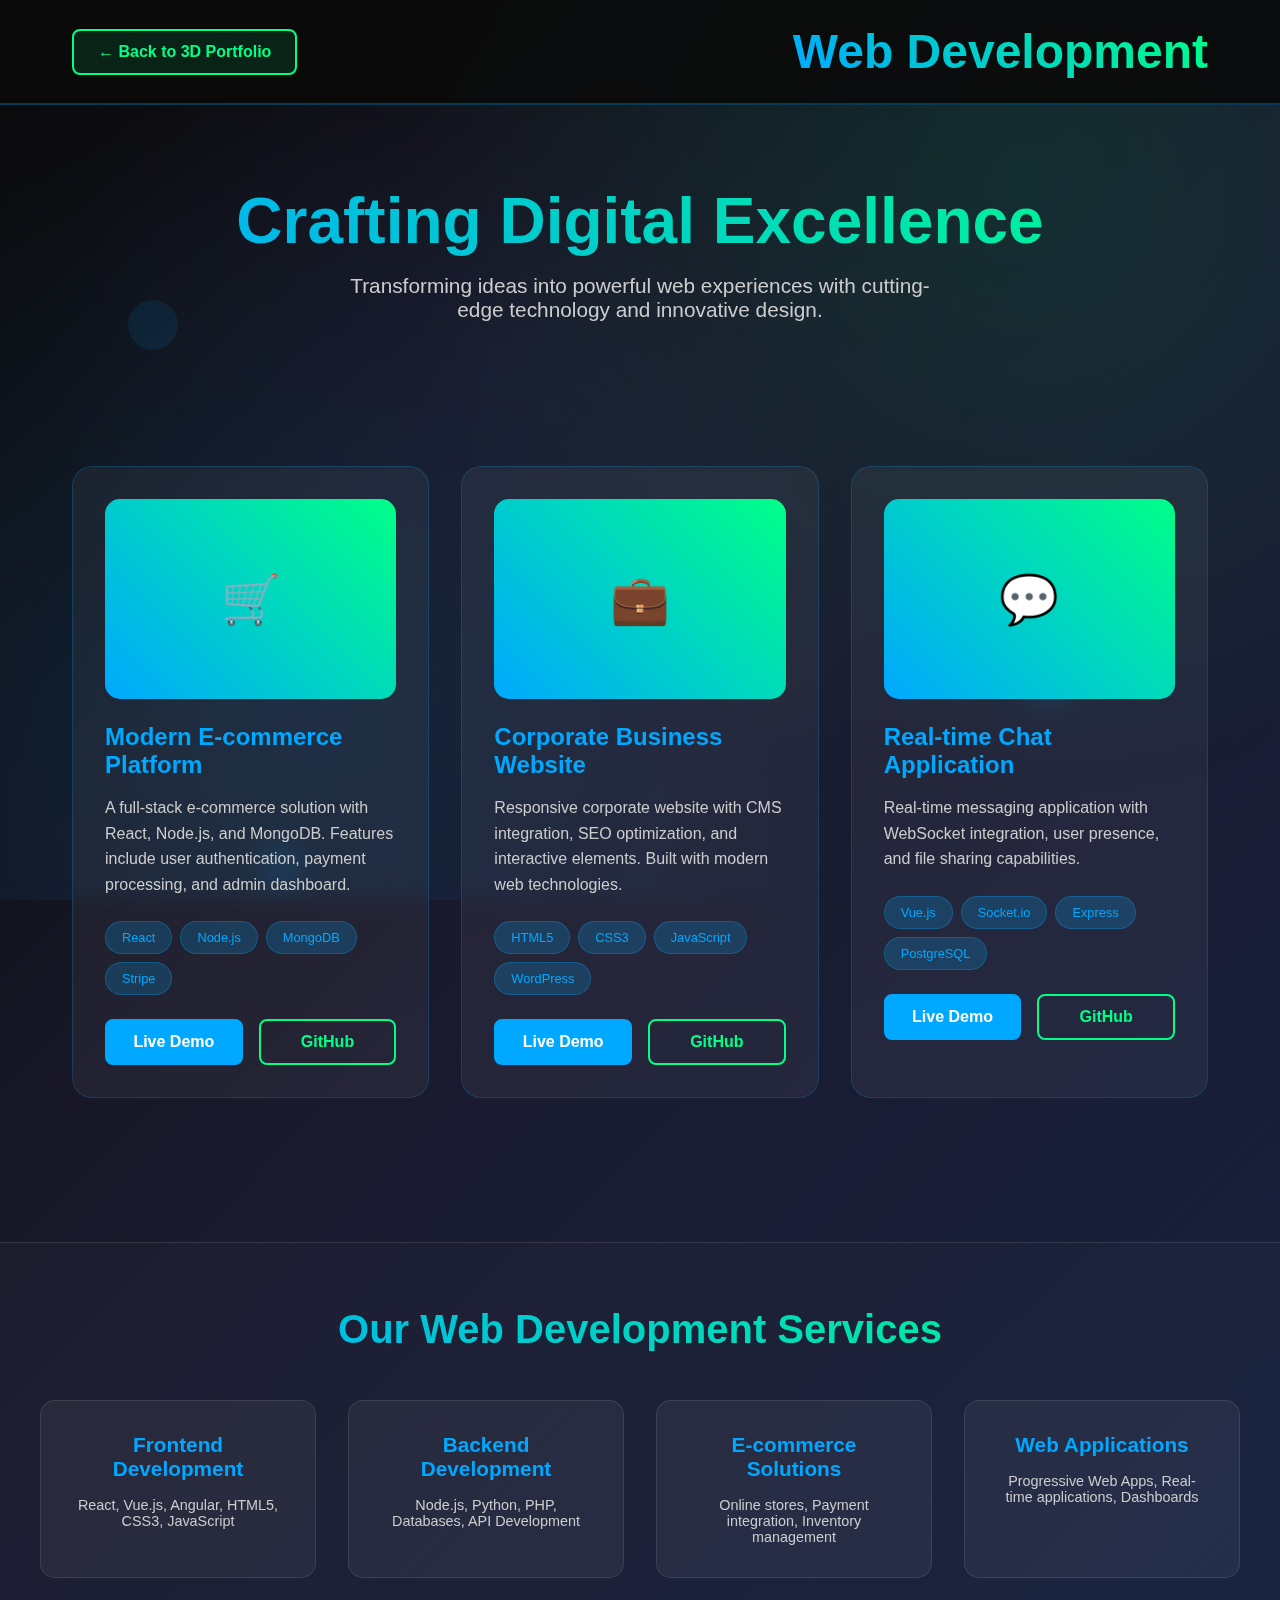
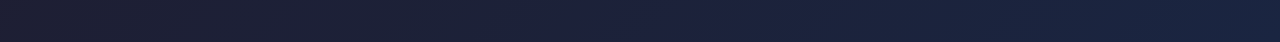
<file: Portfolio/web-projects.html>
<!DOCTYPE html>
<html lang="en">
<head>
    <meta charset="UTF-8">
    <meta name="viewport" content="width=device-width, initial-scale=1.0">
    <title>Web Development Projects - Buildify</title>
    <style>
        * {
            margin: 0;
            padding: 0;
            box-sizing: border-box;
        }

        body {
            font-family: 'Arial', sans-serif;
            background: linear-gradient(135deg, #0a0a0a 0%, #1a1a2e 50%, #16213e 100%);
            color: white;
            min-height: 100vh;
            overflow-x: hidden;
        }

        /* Animated Background */
        .bg-animation {
            position: fixed;
            top: 0;
            left: 0;
            width: 100%;
            height: 100%;
            z-index: -1;
            background: 
                radial-gradient(circle at 20% 80%, rgba(0, 168, 255, 0.1) 0%, transparent 50%),
                radial-gradient(circle at 80% 20%, rgba(0, 255, 136, 0.1) 0%, transparent 50%),
                radial-gradient(circle at 40% 40%, rgba(156, 136, 255, 0.05) 0%, transparent 50%);
            animation: bgMove 20s ease-in-out infinite;
        }

        @keyframes bgMove {
            0%, 100% { transform: scale(1) rotate(0deg); }
            50% { transform: scale(1.1) rotate(180deg); }
        }

        /* Navigation */
        .projects-nav {
            background: rgba(10, 10, 10, 0.9);
            backdrop-filter: blur(20px);
            border-bottom: 2px solid rgba(0, 168, 255, 0.3);
            padding: 1.5rem 0;
            position: fixed;
            width: 100%;
            top: 0;
            z-index: 1000;
        }

        .nav-container {
            max-width: 1200px;
            margin: 0 auto;
            padding: 0 2rem;
            display: flex;
            justify-content: space-between;
            align-items: center;
        }

        .back-button {
            color: #00ff88;
            text-decoration: none;
            font-weight: 600;
            padding: 12px 24px;
            border: 2px solid #00ff88;
            border-radius: 8px;
            transition: all 0.3s ease;
            background: rgba(0, 255, 136, 0.1);
        }

        .back-button:hover {
            background: #00ff88;
            color: #0a0a0a;
            transform: translateY(-2px);
            box-shadow: 0 10px 25px rgba(0, 255, 136, 0.3);
        }

        .page-title {
            font-size: 3rem;
            background: linear-gradient(45deg, #00a8ff, #00ff88);
            -webkit-background-clip: text;
            -webkit-text-fill-color: transparent;
            text-align: center;
        }

        /* Hero Section */
        .hero {
            margin-top: 120px;
            text-align: center;
            padding: 4rem 2rem;
        }

        .hero h1 {
            font-size: 4rem;
            margin-bottom: 1rem;
            background: linear-gradient(45deg, #00a8ff, #00ff88);
            -webkit-background-clip: text;
            -webkit-text-fill-color: transparent;
        }

        .hero p {
            font-size: 1.3rem;
            color: #ccc;
            max-width: 600px;
            margin: 0 auto;
        }

        /* Projects Grid */
        .projects-container {
            max-width: 1200px;
            margin: 0 auto;
            padding: 2rem;
        }

        .projects-grid {
            display: grid;
            grid-template-columns: repeat(auto-fit, minmax(350px, 1fr));
            gap: 2rem;
            margin: 3rem 0;
        }

        /* Project Cards with 3D Effect */
        .project-card {
            background: rgba(255, 255, 255, 0.05);
            border-radius: 20px;
            padding: 2rem;
            border: 1px solid rgba(0, 168, 255, 0.2);
            backdrop-filter: blur(10px);
            transition: all 0.4s ease;
            position: relative;
            overflow: hidden;
        }

        .project-card::before {
            content: '';
            position: absolute;
            top: 0;
            left: -100%;
            width: 100%;
            height: 100%;
            background: linear-gradient(90deg, transparent, rgba(0, 168, 255, 0.1), transparent);
            transition: left 0.5s ease;
        }

        .project-card:hover::before {
            left: 100%;
        }

        .project-card:hover {
            transform: translateY(-10px) scale(1.02);
            border-color: #00a8ff;
            box-shadow: 
                0 20px 40px rgba(0, 168, 255, 0.3),
                0 0 0 1px rgba(0, 168, 255, 0.1);
        }

        .project-image {
            width: 100%;
            height: 200px;
            background: linear-gradient(45deg, #00a8ff, #00ff88);
            border-radius: 15px;
            margin-bottom: 1.5rem;
            display: flex;
            align-items: center;
            justify-content: center;
            font-size: 3rem;
            color: white;
        }

        .project-content h3 {
            font-size: 1.5rem;
            margin-bottom: 1rem;
            color: #00a8ff;
        }

        .project-content p {
            color: #ccc;
            margin-bottom: 1.5rem;
            line-height: 1.6;
        }

        /* Technology Tags */
        .project-tech {
            display: flex;
            flex-wrap: wrap;
            gap: 0.5rem;
            margin-bottom: 1.5rem;
        }

        .tech-tag {
            background: rgba(0, 168, 255, 0.2);
            color: #00a8ff;
            padding: 0.5rem 1rem;
            border-radius: 25px;
            font-size: 0.8rem;
            border: 1px solid rgba(0, 168, 255, 0.3);
            transition: all 0.3s ease;
        }

        .tech-tag:hover {
            background: #00a8ff;
            color: white;
            transform: scale(1.1);
        }

        /* Project Links */
        .project-links {
            display: flex;
            gap: 1rem;
        }

        .project-link {
            flex: 1;
            padding: 12px 0;
            text-align: center;
            border-radius: 8px;
            text-decoration: none;
            font-weight: 600;
            transition: all 0.3s ease;
            border: 2px solid;
        }

        .live-demo {
            background: #00a8ff;
            color: white;
            border-color: #00a8ff;
        }

        .live-demo:hover {
            background: transparent;
            color: #00a8ff;
            transform: translateY(-2px);
        }

        .github {
            background: transparent;
            color: #00ff88;
            border-color: #00ff88;
        }

        .github:hover {
            background: #00ff88;
            color: #0a0a0a;
            transform: translateY(-2px);
        }

        /* Services Section */
        .services {
            background: rgba(255, 255, 255, 0.02);
            padding: 4rem 2rem;
            margin-top: 4rem;
            border-top: 1px solid rgba(255, 255, 255, 0.1);
        }

        .services h2 {
            text-align: center;
            font-size: 2.5rem;
            margin-bottom: 3rem;
            background: linear-gradient(45deg, #00a8ff, #00ff88);
            -webkit-background-clip: text;
            -webkit-text-fill-color: transparent;
        }

        .services-grid {
            display: grid;
            grid-template-columns: repeat(auto-fit, minmax(250px, 1fr));
            gap: 2rem;
            max-width: 1200px;
            margin: 0 auto;
        }

        .service-item {
            background: rgba(255, 255, 255, 0.05);
            padding: 2rem;
            border-radius: 15px;
            text-align: center;
            border: 1px solid rgba(255, 255, 255, 0.1);
            transition: all 0.3s ease;
        }

        .service-item:hover {
            border-color: #00a8ff;
            transform: translateY(-5px);
            box-shadow: 0 15px 30px rgba(0, 168, 255, 0.2);
        }

        .service-item h3 {
            color: #00a8ff;
            margin-bottom: 1rem;
            font-size: 1.3rem;
        }

        .service-item p {
            color: #ccc;
            font-size: 0.9rem;
        }

        /* Floating Elements */
        .floating-elements {
            position: fixed;
            width: 100%;
            height: 100%;
            pointer-events: none;
            z-index: -1;
        }

        .floating-element {
            position: absolute;
            width: 50px;
            height: 50px;
            background: rgba(0, 168, 255, 0.1);
            border-radius: 50%;
            animation: float 6s ease-in-out infinite;
        }

        .floating-element:nth-child(1) {
            top: 20%;
            left: 10%;
            animation-delay: 0s;
        }

        .floating-element:nth-child(2) {
            top: 60%;
            left: 80%;
            animation-delay: 2s;
        }

        .floating-element:nth-child(3) {
            top: 80%;
            left: 20%;
            animation-delay: 4s;
        }

        @keyframes float {
            0%, 100% { transform: translateY(0px) rotate(0deg); }
            50% { transform: translateY(-20px) rotate(180deg); }
        }

        /* Responsive */
        @media (max-width: 768px) {
            .hero h1 { font-size: 2.5rem; }
            .projects-grid { grid-template-columns: 1fr; }
            .nav-container { flex-direction: column; gap: 1rem; }
            .project-links { flex-direction: column; }
        }
    </style>
</head>
<body>
    <!-- Animated Background -->
    <div class="bg-animation"></div>
    
    <!-- Floating Elements -->
    <div class="floating-elements">
        <div class="floating-element"></div>
        <div class="floating-element"></div>
        <div class="floating-element"></div>
    </div>

    <!-- Navigation -->
    <nav class="projects-nav">
        <div class="nav-container">
            <a href="index.html" class="back-button">← Back to 3D Portfolio</a>
            <h1 class="page-title">Web Development</h1>
        </div>
    </nav>

    <!-- Hero Section -->
    <section class="hero">
        <h1>Crafting Digital Excellence</h1>
        <p>Transforming ideas into powerful web experiences with cutting-edge technology and innovative design.</p>
    </section>

    <!-- Projects Grid -->
    <main class="projects-container">
        <div class="projects-grid">
            
            <!-- Project 1 -->
            <div class="project-card">
                <div class="project-image">
                    🛒
                </div>
                <div class="project-content">
                    <h3>Modern E-commerce Platform</h3>
                    <p>A full-stack e-commerce solution with React, Node.js, and MongoDB. Features include user authentication, payment processing, and admin dashboard.</p>
                    <div class="project-tech">
                        <span class="tech-tag">React</span>
                        <span class="tech-tag">Node.js</span>
                        <span class="tech-tag">MongoDB</span>
                        <span class="tech-tag">Stripe</span>
                    </div>
                    <div class="project-links">
                        <a href="#" class="project-link live-demo">Live Demo</a>
                        <a href="#" class="project-link github">GitHub</a>
                    </div>
                </div>
            </div>

            <!-- Project 2 -->
            <div class="project-card">
                <div class="project-image">
                    💼
                </div>
                <div class="project-content">
                    <h3>Corporate Business Website</h3>
                    <p>Responsive corporate website with CMS integration, SEO optimization, and interactive elements. Built with modern web technologies.</p>
                    <div class="project-tech">
                        <span class="tech-tag">HTML5</span>
                        <span class="tech-tag">CSS3</span>
                        <span class="tech-tag">JavaScript</span>
                        <span class="tech-tag">WordPress</span>
                    </div>
                    <div class="project-links">
                        <a href="#" class="project-link live-demo">Live Demo</a>
                        <a href="#" class="project-link github">GitHub</a>
                    </div>
                </div>
            </div>

            <!-- Project 3 -->
            <div class="project-card">
                <div class="project-image">
                    💬
                </div>
                <div class="project-content">
                    <h3>Real-time Chat Application</h3>
                    <p>Real-time messaging application with WebSocket integration, user presence, and file sharing capabilities.</p>
                    <div class="project-tech">
                        <span class="tech-tag">Vue.js</span>
                        <span class="tech-tag">Socket.io</span>
                        <span class="tech-tag">Express</span>
                        <span class="tech-tag">PostgreSQL</span>
                    </div>
                    <div class="project-links">
                        <a href="#" class="project-link live-demo">Live Demo</a>
                        <a href="#" class="project-link github">GitHub</a>
                    </div>
                </div>
            </div>

        </div>
    </main>

    <!-- Services Section -->
    <section class="services">
        <h2>Our Web Development Services</h2>
        <div class="services-grid">
            <div class="service-item">
                <h3>Frontend Development</h3>
                <p>React, Vue.js, Angular, HTML5, CSS3, JavaScript</p>
            </div>
            <div class="service-item">
                <h3>Backend Development</h3>
                <p>Node.js, Python, PHP, Databases, API Development</p>
            </div>
            <div class="service-item">
                <h3>E-commerce Solutions</h3>
                <p>Online stores, Payment integration, Inventory management</p>
            </div>
            <div class="service-item">
                <h3>Web Applications</h3>
                <p>Progressive Web Apps, Real-time applications, Dashboards</p>
            </div>
        </div>
    </section>

</body>
</html>
</file>
